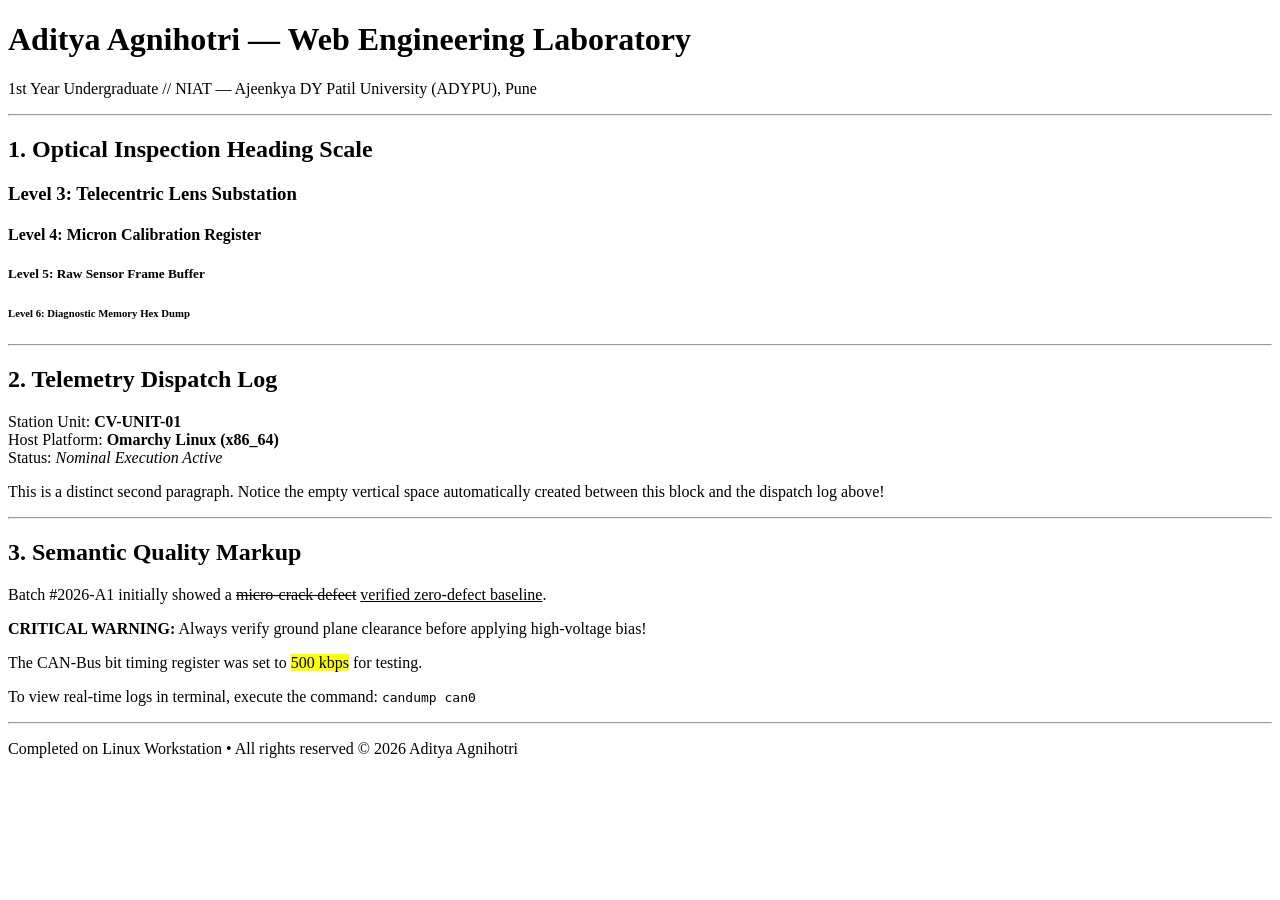
<file: Day_01/index.html>
<!DOCTYPE html>
<html lang="en">

<head>
  <!-- Metadata: Invisible to user, critical for browser and search engines -->
  <meta charset="UTF-8">
  <meta name="viewport" content="width=device-width, initial-scale=1.0">
  <title>Day 01 — Skeleton & Text Hierarchy | Aditya</title>
</head>

<body>

  <!-- ================================================================
       EXERCISE 1: DOCUMENT SKELETON & PRIMARY HEADING
       Rule: Only ONE <h1> tag per HTML document for valid SEO and a11y!
       ================================================================ -->
  <header>
    <h1>Aditya Agnihotri — Web Engineering Laboratory</h1>
    <p>1st Year Undergraduate // NIAT — Ajeenkya DY Patil University (ADYPU), Pune</p>
  </header>

  <hr>

  <!-- ================================================================
       EXERCISE 2: HEADING HIERARCHY (<h1> down to <h6>)
       Task: Observe how heading tags establish visual and semantic hierarchy.
       ================================================================ -->
  <section>
    <h2>1. Optical Inspection Heading Scale</h2>
    <h3>Level 3: Telecentric Lens Substation</h3>
    <h4>Level 4: Micron Calibration Register</h4>
    <h5>Level 5: Raw Sensor Frame Buffer</h5>
    <h6>Level 6: Diagnostic Memory Hex Dump</h6>
  </section>

  <hr>

  <!-- ================================================================
       EXERCISE 3: PARAGRAPHS & LINE BREAKS (<p> vs <br>)
       Task: Notice how <p> creates automatic top/bottom margins,
             while <br> forces a line wrap without creating a new block.
       ================================================================ -->
  <section>
    <h2>2. Telemetry Dispatch Log</h2>
    <p>
      Station Unit: <strong>CV-UNIT-01</strong><br>
      Host Platform: <strong>Omarchy Linux (x86_64)</strong><br>
      Status: <em>Nominal Execution Active</em>
    </p>

    <p>
      This is a distinct second paragraph. Notice the empty vertical space 
      automatically created between this block and the dispatch log above!
    </p>
  </section>

  <hr>

  <!-- ================================================================
       EXERCISE 4: SEMANTIC FORMATTING vs VISUAL STYLING (EXAM FAVORITE)
       Task: Compare presentational tags with meaningful semantic tags.
       ================================================================ -->
  <section>
    <h2>3. Semantic Quality Markup</h2>
    <p>
      Batch #2026-A1 initially showed a 
      <del>micro-crack defect</del> <ins>verified zero-defect baseline</ins>.
    </p>
    <p>
      <strong>CRITICAL WARNING:</strong> Always verify ground plane clearance 
      before applying high-voltage bias!
    </p>
    <p>
      The CAN-Bus bit timing register was set to <mark>500 kbps</mark> for testing.
    </p>
    <p>
      To view real-time logs in terminal, execute the command: <code>candump can0</code>
    </p>
  </section>

  <hr>

  <!-- ================================================================
       EXERCISE 5: SELF-CLOSING / VOID TAGS
       Void elements have no content and no closing tags (e.g. <hr>, <br>).
       ================================================================ -->
  <footer>
    <p>Completed on Linux Workstation • All rights reserved &copy; 2026 Aditya Agnihotri</p>
  </footer>

</body>

</html>
</file>
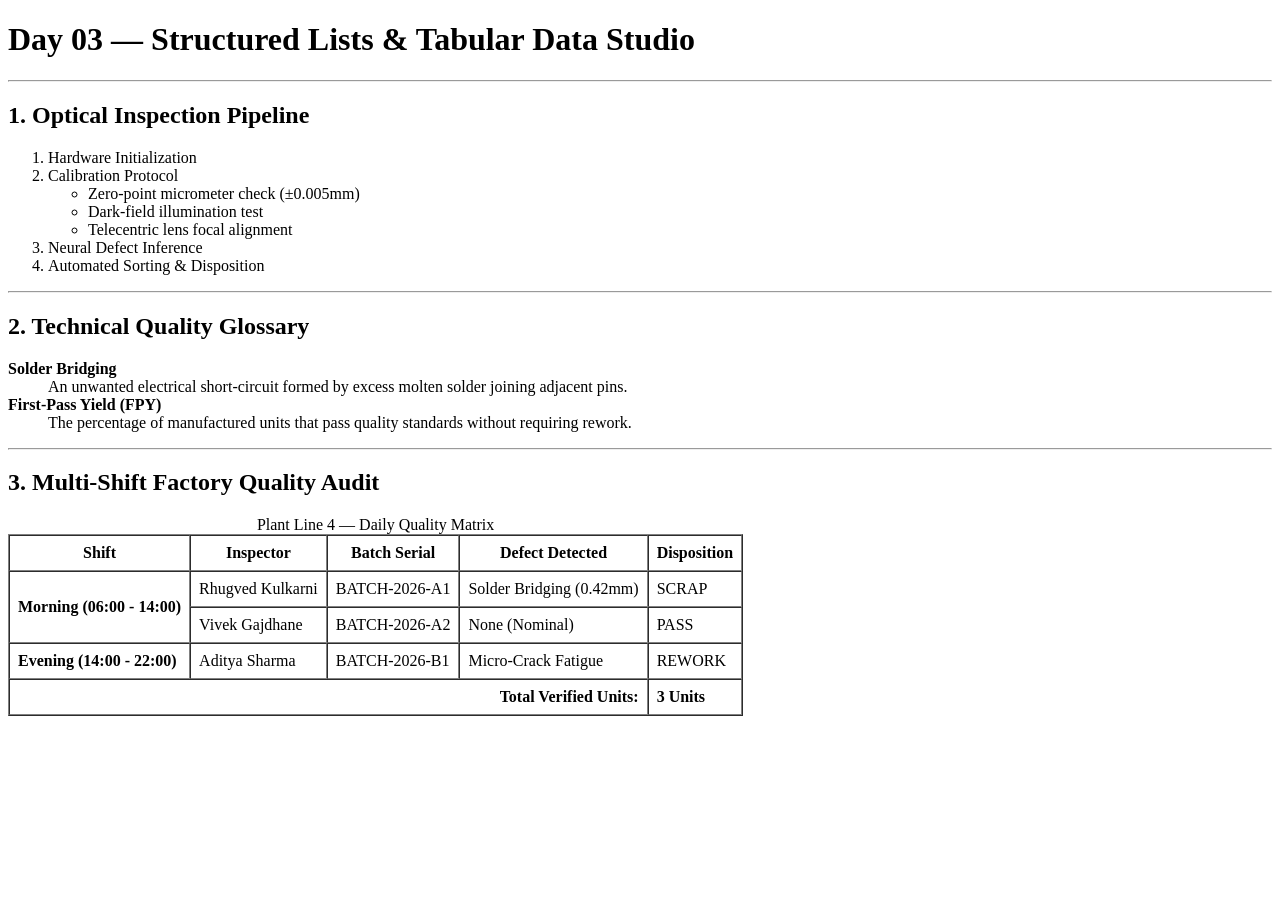
<file: Day_03/index.html>
<!DOCTYPE html>
<html lang="en">

<head>
  <meta charset="UTF-8">
  <meta name="viewport" content="width=device-width, initial-scale=1.0">
  <title>Day 03 — Lists & Complex Tables | Aditya</title>
</head>

<body>

  <h1>Day 03 — Structured Lists & Tabular Data Studio</h1>
  <hr>

  <!-- ================================================================
       EXERCISE 1: UNORDERED & ORDERED NESTED LIST
       Task: Create an ordered list of inspection stages with nested
             bullet points under Stage 2!
       ================================================================ -->
  <section>
    <h2>1. Optical Inspection Pipeline</h2>
    <ol>
      <li>Hardware Initialization</li>
      <li>
        Calibration Protocol
        <!-- NESTED UNORDERED LIST: -->
        <ul>
          <li>Zero-point micrometer check (±0.005mm)</li>
          <li>Dark-field illumination test</li>
          <li>Telecentric lens focal alignment</li>
        </ul>
      </li>
      <li>Neural Defect Inference</li>
      <li>Automated Sorting & Disposition</li>
    </ol>
  </section>

  <hr>

  <!-- ================================================================
       EXERCISE 2: DESCRIPTION LIST (<dl>, <dt>, <dd>)
       Task: Create a technical glossary of 2 terms.
       ================================================================ -->
  <section>
    <h2>2. Technical Quality Glossary</h2>
    <dl>
      <dt><strong>Solder Bridging</strong></dt>
      <dd>An unwanted electrical short-circuit formed by excess molten solder joining adjacent pins.</dd>

      <dt><strong>First-Pass Yield (FPY)</strong></dt>
      <dd>The percentage of manufactured units that pass quality standards without requiring rework.</dd>
    </dl>
  </section>

  <hr>

  <!-- ================================================================
       EXERCISE 3: COMPLEX TABLE WITH COLSPAN & ROWSPAN (EXAM CHALLENGE)
       Task: Complete this table to represent a multi-shift factory log!
       ================================================================ -->
  <section>
    <h2>3. Multi-Shift Factory Quality Audit</h2>

    <table border="1" cellpadding="8" cellspacing="0">
      <caption>Plant Line 4 — Daily Quality Matrix</caption>
      <thead>
        <tr>
          <th>Shift</th>
          <th>Inspector</th>
          <th>Batch Serial</th>
          <th>Defect Detected</th>
          <th>Disposition</th>
        </tr>
      </thead>
      <tbody>
        <!-- Shift 1 with rowspan=2 (Spans 2 rows down!) -->
        <tr>
          <td rowspan="2"><strong>Morning (06:00 - 14:00)</strong></td>
          <td>Rhugved Kulkarni</td>
          <td>BATCH-2026-A1</td>
          <td>Solder Bridging (0.42mm)</td>
          <td>SCRAP</td>
        </tr>
        <tr>
          <!-- Notice: Shift column is omitted here because row 1 spans into it! -->
          <td>Vivek Gajdhane</td>
          <td>BATCH-2026-A2</td>
          <td>None (Nominal)</td>
          <td>PASS</td>
        </tr>

        <!-- Shift 2 -->
        <tr>
          <td><strong>Evening (14:00 - 22:00)</strong></td>
          <td>Aditya Sharma</td>
          <td>BATCH-2026-B1</td>
          <td>Micro-Crack Fatigue</td>
          <td>REWORK</td>
        </tr>
      </tbody>
      <tfoot>
        <tr>
          <!-- Colspan=4 merges 4 columns horizontally! -->
          <td colspan="4" align="right"><strong>Total Verified Units:</strong></td>
          <td><strong>3 Units</strong></td>
        </tr>
      </tfoot>
    </table>
  </section>

</body>

</html>
</file>
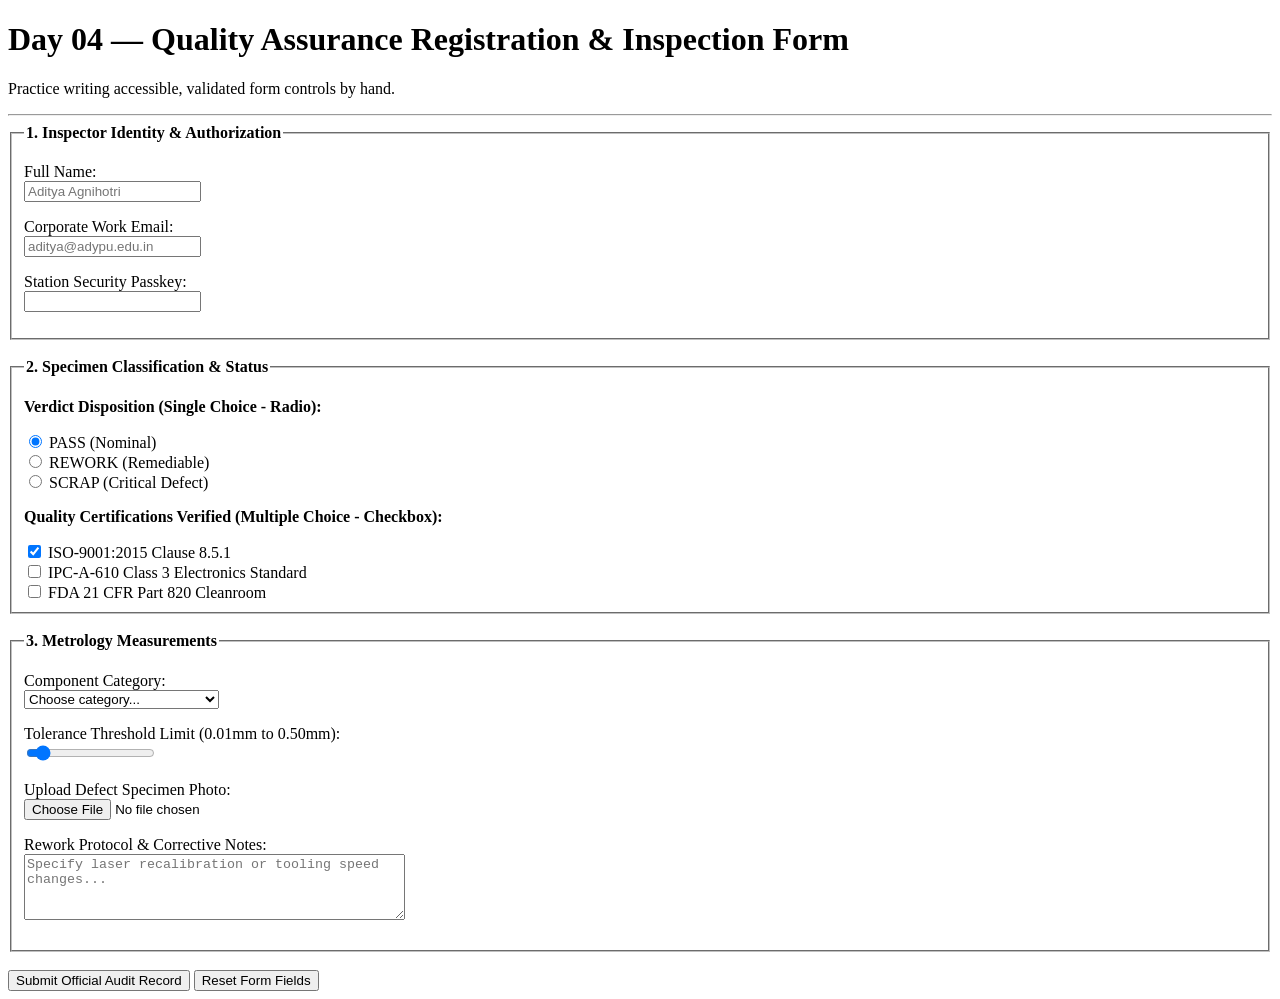
<file: Day_04/index.html>
<!DOCTYPE html>
<html lang="en">

<head>
  <meta charset="UTF-8">
  <meta name="viewport" content="width=device-width, initial-scale=1.0">
  <title>Day 04 — Forms & Inputs Studio | Aditya</title>
</head>

<body>

  <h1>Day 04 — Quality Assurance Registration & Inspection Form</h1>
  <p>Practice writing accessible, validated form controls by hand.</p>
  <hr>

  <!-- FORM WRAPPER: Method POST for secure data dispatch -->
  <form action="#" method="POST">

    <!-- 1. TEXT INPUTS & VALIDATION -->
    <fieldset>
      <legend><strong>1. Inspector Identity & Authorization</strong></legend>
      <p>
        <label for="full-name">Full Name:</label><br>
        <input type="text" id="full-name" name="inspector_name" placeholder="Aditya Agnihotri" required minlength="3">
      </p>

      <p>
        <label for="work-email">Corporate Work Email:</label><br>
        <input type="email" id="work-email" name="email" placeholder="aditya@adypu.edu.in" required>
      </p>

      <p>
        <label for="passkey">Station Security Passkey:</label><br>
        <input type="password" id="passkey" name="password" minlength="6" required>
      </p>
    </fieldset>

    <br>

    <!-- 2. RADIO BUTTONS & CHECKBOXES -->
    <fieldset>
      <legend><strong>2. Specimen Classification & Status</strong></legend>

      <p><strong>Verdict Disposition (Single Choice - Radio):</strong></p>
      <!-- All radio inputs share the name 'verdict' so only ONE can be checked! -->
      <label>
        <input type="radio" name="verdict" value="PASS" checked> PASS (Nominal)
      </label><br>
      <label>
        <input type="radio" name="verdict" value="REWORK"> REWORK (Remediable)
      </label><br>
      <label>
        <input type="radio" name="verdict" value="SCRAP"> SCRAP (Critical Defect)
      </label>

      <p><strong>Quality Certifications Verified (Multiple Choice - Checkbox):</strong></p>
      <label>
        <input type="checkbox" name="certs" value="ISO-9001" checked> ISO-9001:2015 Clause 8.5.1
      </label><br>
      <label>
        <input type="checkbox" name="certs" value="IPC-A-610"> IPC-A-610 Class 3 Electronics Standard
      </label><br>
      <label>
        <input type="checkbox" name="certs" value="FDA-GMP"> FDA 21 CFR Part 820 Cleanroom
      </label>
    </fieldset>

    <br>

    <!-- 3. DROPDOWNS, NUMBERS & RANGE -->
    <fieldset>
      <legend><strong>3. Metrology Measurements</strong></legend>

      <p>
        <label for="component-type">Component Category:</label><br>
        <select id="component-type" name="category" required>
          <option value="" disabled selected>Choose category...</option>
          <option value="pcb">Printed Circuit Board (SMT)</option>
          <option value="wafer">Silicon Semiconductor Wafer</option>
          <option value="stamping">Automotive Stamped Bracket</option>
        </select>
      </p>

      <p>
        <label for="tolerance-slider">Tolerance Threshold Limit (0.01mm to 0.50mm):</label><br>
        <input type="range" id="tolerance-slider" name="tolerance_limit" min="0.01" max="0.50" step="0.01" value="0.05">
      </p>

      <p>
        <label for="sample-image">Upload Defect Specimen Photo:</label><br>
        <input type="file" id="sample-image" name="specimen_file" accept="image/*">
      </p>

      <p>
        <label for="notes">Rework Protocol & Corrective Notes:</label><br>
        <textarea id="notes" name="notes" rows="4" cols="45" placeholder="Specify laser recalibration or tooling speed changes..."></textarea>
      </p>
    </fieldset>

    <br>

    <!-- 4. SUBMIT AND RESET BUTTONS -->
    <button type="submit">Submit Official Audit Record</button>
    <button type="reset">Reset Form Fields</button>

  </form>

</body>

</html>
</file>
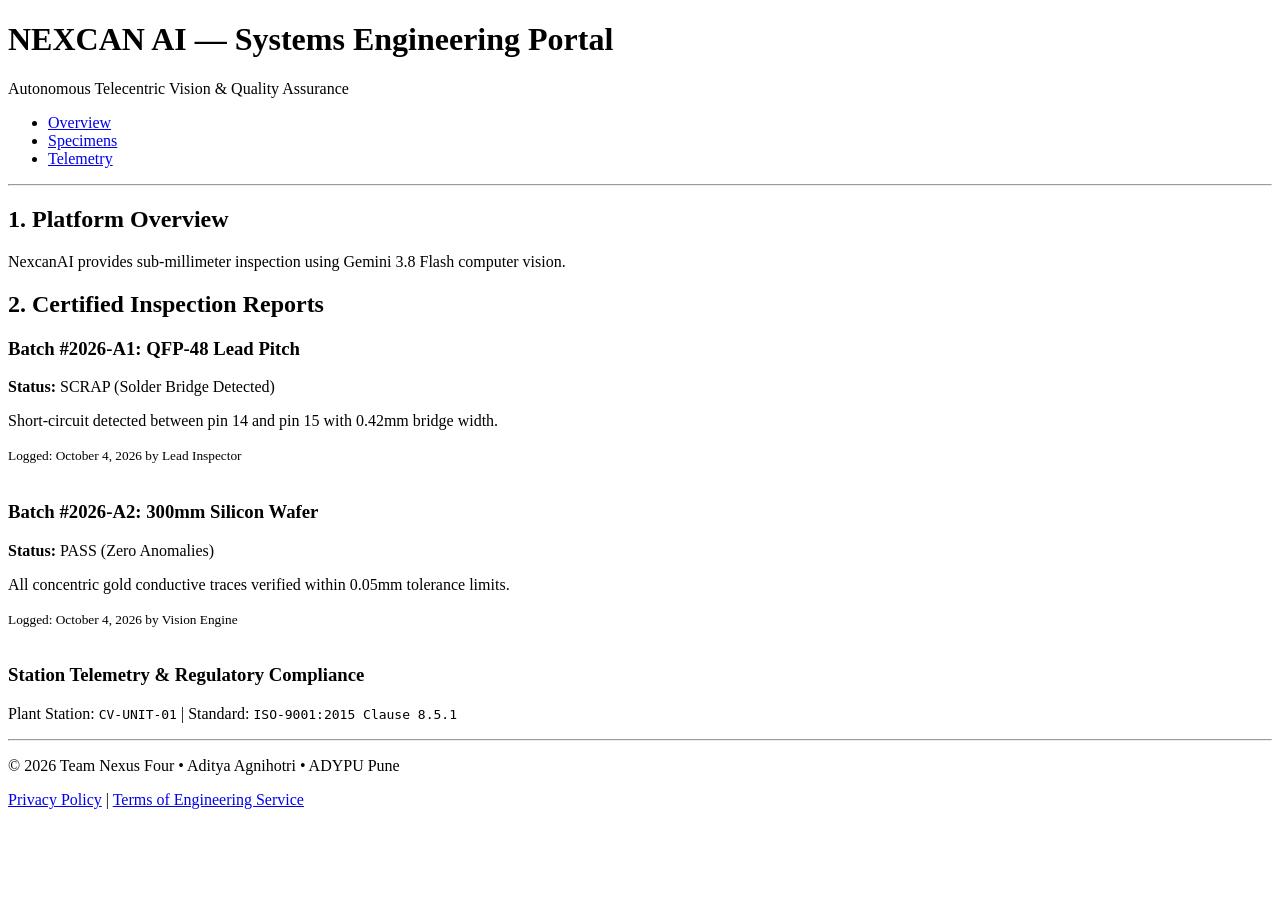
<file: Day_05/index.html>
<!DOCTYPE html>
<html lang="en">

<head>
  <meta charset="UTF-8">
  <meta name="viewport" content="width=device-width, initial-scale=1.0">
  <title>Day 05 — Semantic Architecture Blueprint | Aditya</title>
</head>

<body>

  <!-- ================================================================
       1. SEMANTIC HEADER & PRIMARY NAVIGATION
       ================================================================ -->
  <header>
    <h1>NEXCAN AI — Systems Engineering Portal</h1>
    <p>Autonomous Telecentric Vision & Quality Assurance</p>
    <nav>
      <ul>
        <li><a href="#overview">Overview</a></li>
        <li><a href="#specimens">Specimens</a></li>
        <li><a href="#telemetry">Telemetry</a></li>
      </ul>
    </nav>
  </header>

  <hr>

  <!-- ================================================================
       2. PRIMARY DOCUMENT CONTENT (<main>)
       Rule: Only ONE <main> element allowed per HTML document!
       ================================================================ -->
  <main>

    <!-- SECTION: Thematic grouping of features -->
    <section id="overview">
      <h2>1. Platform Overview</h2>
      <p>
        NexcanAI provides sub-millimeter inspection using 
        <span>Gemini 3.8 Flash</span> computer vision.
      </p>
    </section>

    <!-- SECTION: Contains self-contained <article> cards -->
    <section id="specimens">
      <h2>2. Certified Inspection Reports</h2>

      <!-- ARTICLE 1: Standalone report card -->
      <article>
        <h3>Batch #2026-A1: QFP-48 Lead Pitch</h3>
        <p><strong>Status:</strong> SCRAP (Solder Bridge Detected)</p>
        <p>Short-circuit detected between pin 14 and pin 15 with 0.42mm bridge width.</p>
        <small>Logged: October 4, 2026 by Lead Inspector</small>
      </article>

      <br>

      <!-- ARTICLE 2: Standalone report card -->
      <article>
        <h3>Batch #2026-A2: 300mm Silicon Wafer</h3>
        <p><strong>Status:</strong> PASS (Zero Anomalies)</p>
        <p>All concentric gold conductive traces verified within 0.05mm tolerance limits.</p>
        <small>Logged: October 4, 2026 by Vision Engine</small>
      </article>
    </section>

    <br>

    <!-- ASIDE: Secondary / Tangential Sidebar Content -->
    <aside id="telemetry">
      <h3>Station Telemetry & Regulatory Compliance</h3>
      <p>
        Plant Station: <code>CV-UNIT-01</code> | 
        Standard: <code>ISO-9001:2015 Clause 8.5.1</code>
      </p>
    </aside>

  </main>

  <hr>

  <!-- ================================================================
       3. DOCUMENT FOOTER
       ================================================================ -->
  <footer>
    <p>&copy; 2026 Team Nexus Four • Aditya Agnihotri • ADYPU Pune</p>
    <p><a href="#">Privacy Policy</a> | <a href="#">Terms of Engineering Service</a></p>
  </footer>

</body>

</html>
</file>
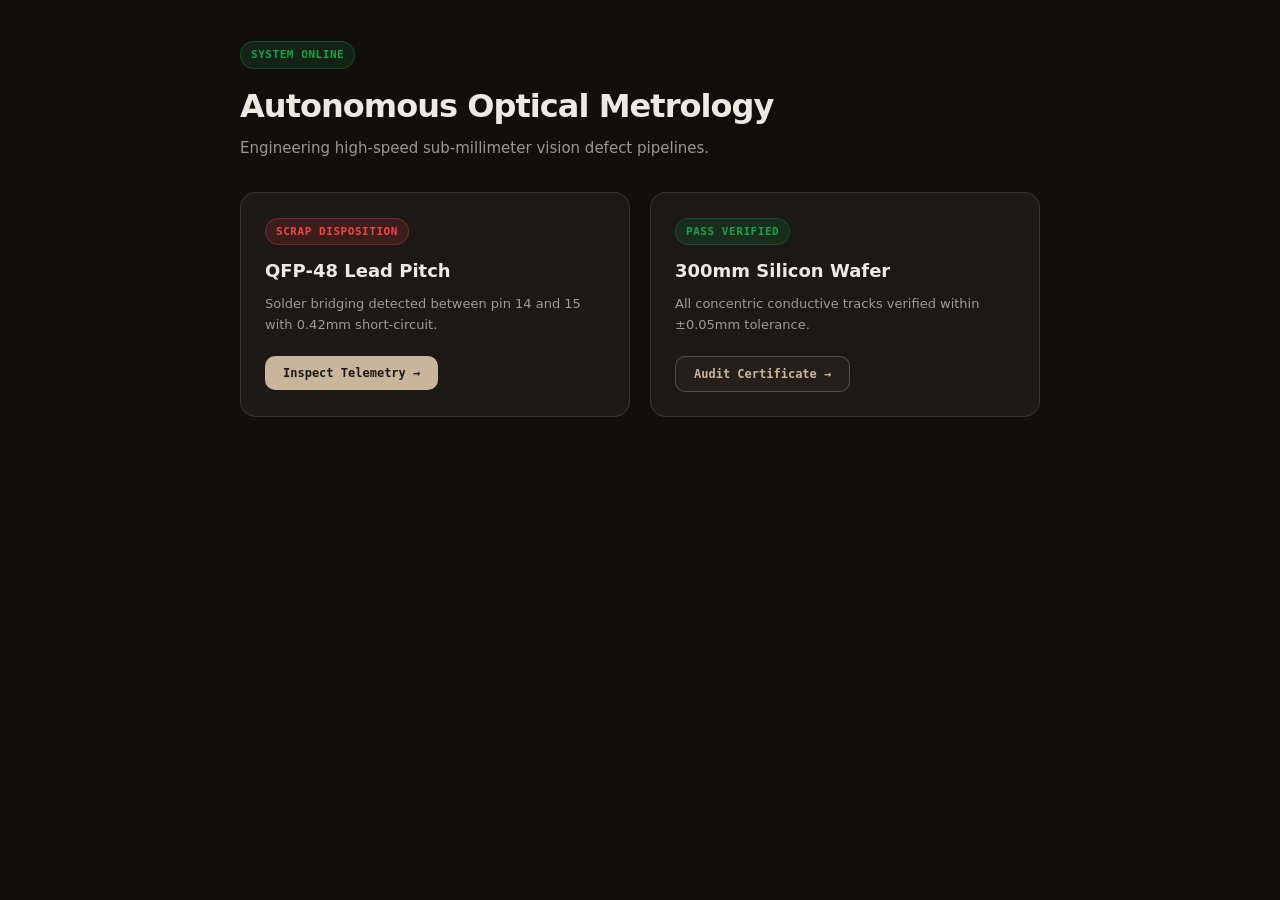
<file: Day_06/index.html>
<!DOCTYPE html>
<html lang="en">

<head>
  <meta charset="UTF-8">
  <meta name="viewport" content="width=device-width, initial-scale=1.0">
  <title>Day 06 — CSS Selectors & Typography Studio | Aditya</title>
  <!-- Link external stylesheet -->
  <link rel="stylesheet" href="style.css">
</head>

<body>

  <main class="page-container">

    <header class="header">
      <span class="badge badge-emerald">SYSTEM ONLINE</span>
      <h1 class="title">Autonomous Optical Metrology</h1>
      <p class="subtitle">
        Engineering high-speed sub-millimeter vision defect pipelines.
      </p>
    </header>

    <section class="card-grid">

      <!-- Specimen Card 1 -->
      <article class="card">
        <span class="badge badge-copper">SCRAP DISPOSITION</span>
        <h2 class="card-title">QFP-48 Lead Pitch</h2>
        <p class="card-text">
          Solder bridging detected between pin 14 and 15 with 0.42mm short-circuit.
        </p>
        <button class="btn btn-primary">Inspect Telemetry &rarr;</button>
      </article>

      <!-- Specimen Card 2 -->
      <article class="card">
        <span class="badge badge-emerald">PASS VERIFIED</span>
        <h2 class="card-title">300mm Silicon Wafer</h2>
        <p class="card-text">
          All concentric conductive tracks verified within ±0.05mm tolerance.
        </p>
        <button class="btn btn-secondary">Audit Certificate &rarr;</button>
      </article>

    </section>

  </main>

</body>

</html>
</file>
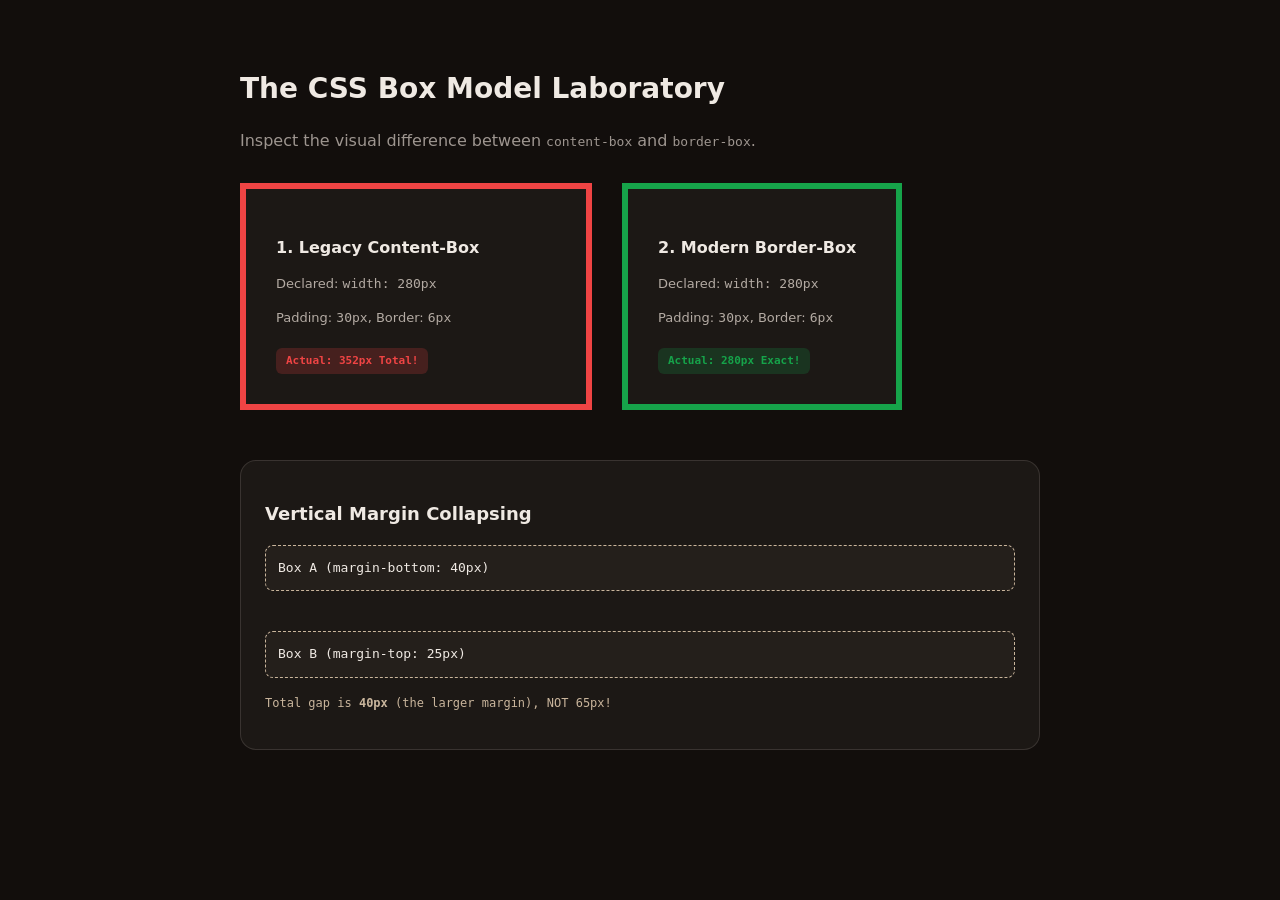
<file: Day_07/index.html>
<!DOCTYPE html>
<html lang="en">

<head>
  <meta charset="UTF-8">
  <meta name="viewport" content="width=device-width, initial-scale=1.0">
  <title>Day 07 — The Box Model Laboratory | Aditya</title>
  <link rel="stylesheet" href="style.css">
</head>

<body>

  <main class="container">
    <h1>The CSS Box Model Laboratory</h1>
    <p class="desc">
      Inspect the visual difference between <code>content-box</code> and <code>border-box</code>.
    </p>

    <!-- SIDE-BY-SIDE BOX COMPARISON -->
    <div class="comparison-grid">

      <!-- BOX 1: Legacy content-box (Inflates beyond declared width!) -->
      <div class="box-card content-box-card">
        <h3>1. Legacy Content-Box</h3>
        <p>Declared: <code>width: 280px</code></p>
        <p>Padding: <code>30px</code>, Border: <code>6px</code></p>
        <div class="badge badge-warning">Actual: 352px Total!</div>
      </div>

      <!-- BOX 2: Modern border-box (Maintains exact declared width!) -->
      <div class="box-card border-box-card">
        <h3>2. Modern Border-Box</h3>
        <p>Declared: <code>width: 280px</code></p>
        <p>Padding: <code>30px</code>, Border: <code>6px</code></p>
        <div class="badge badge-success">Actual: 280px Exact!</div>
      </div>

    </div>

    <!-- MARGIN COLLAPSING DEMO -->
    <section class="margin-demo-section">
      <h2>Vertical Margin Collapsing</h2>
      <div class="collapsing-box box-a">
        Box A (margin-bottom: 40px)
      </div>
      <div class="collapsing-box box-b">
        Box B (margin-top: 25px)
      </div>
      <p class="collapsing-note">
        Total gap is <strong>40px</strong> (the larger margin), NOT 65px!
      </p>
    </section>

  </main>

</body>

</html>
</file>
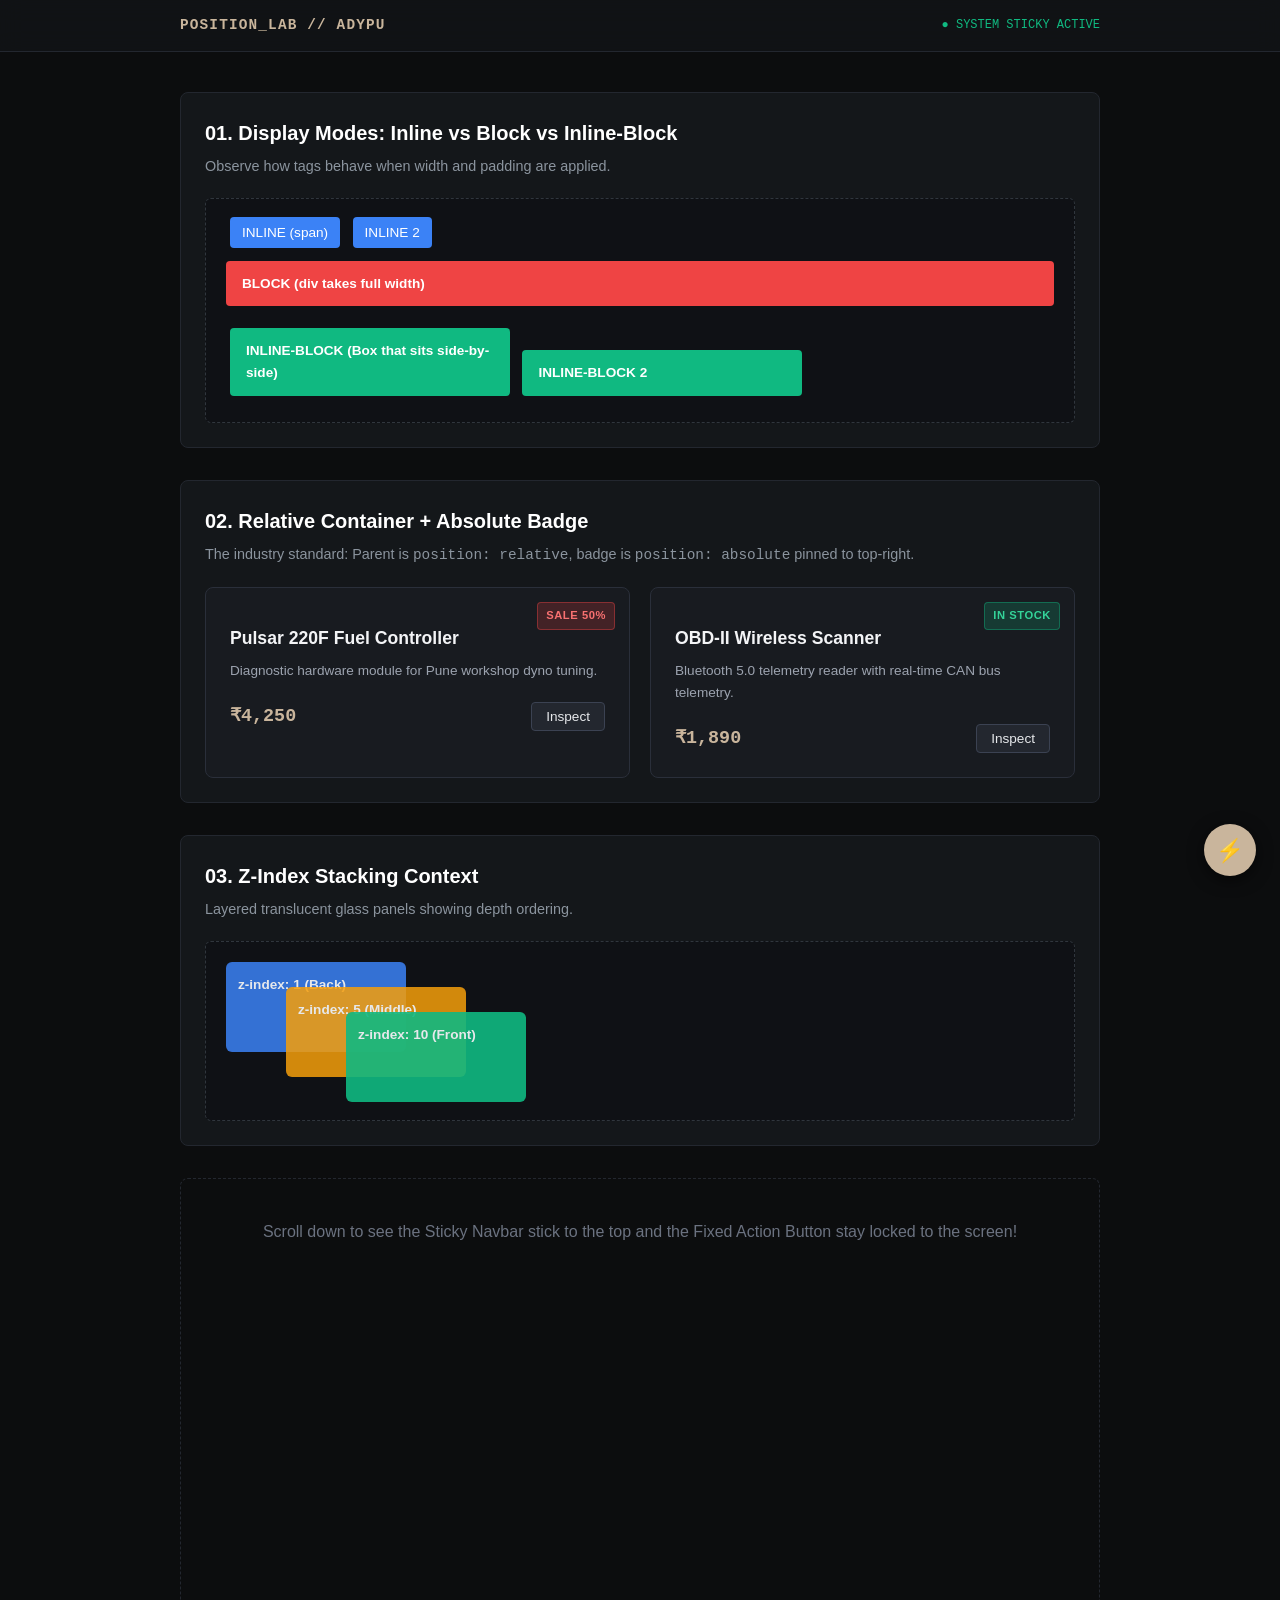
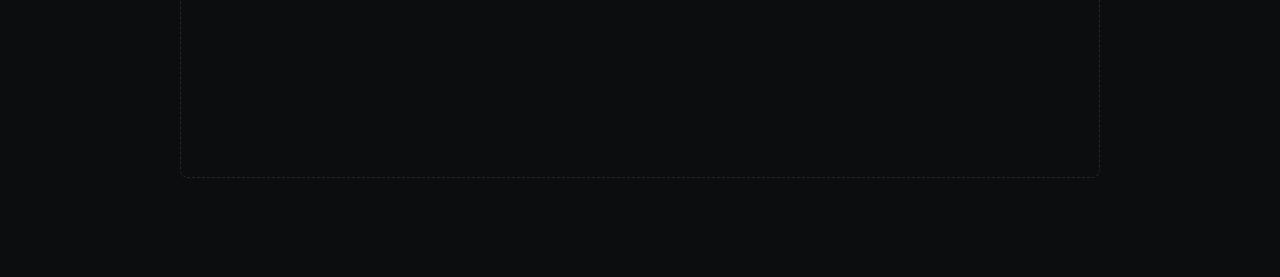
<file: Day_08/index.html>
<!DOCTYPE html>
<html lang="en">
<head>
  <meta charset="UTF-8">
  <meta name="viewport" content="width=device-width, initial-scale=1.0">
  <title>Day 08 — Display & Positioning Laboratory</title>
  <link rel="stylesheet" href="style.css">
</head>
<body>

  <!-- 1. STICKY TOP BAR -->
  <header class="sticky-nav">
    <div class="nav-content">
      <span class="logo">POSITION_LAB // ADYPU</span>
      <span class="status-indicator">● SYSTEM STICKY ACTIVE</span>
    </div>
  </header>

  <main class="page-container">

    <!-- 2. DISPLAY COMPARISON LAB -->
    <section class="lab-section">
      <h2 class="section-title">01. Display Modes: Inline vs Block vs Inline-Block</h2>
      <p class="section-desc">Observe how tags behave when width and padding are applied.</p>

      <div class="display-demo">
        <span class="demo-inline">INLINE (span)</span>
        <span class="demo-inline">INLINE 2</span>
        <div class="demo-block">BLOCK (div takes full width)</div>
        <span class="demo-inline-block">INLINE-BLOCK (Box that sits side-by-side)</span>
        <span class="demo-inline-block">INLINE-BLOCK 2</span>
      </div>
    </section>

    <!-- 3. RELATIVE + ABSOLUTE PAIRING LAB -->
    <section class="lab-section">
      <h2 class="section-title">02. Relative Container + Absolute Badge</h2>
      <p class="section-desc">The industry standard: Parent is <code>position: relative</code>, badge is <code>position: absolute</code> pinned to top-right.</p>

      <div class="cards-grid">
        <article class="card">
          <span class="badge badge-pulse">SALE 50%</span>
          <h3 class="card-title">Pulsar 220F Fuel Controller</h3>
          <p class="card-meta">Diagnostic hardware module for Pune workshop dyno tuning.</p>
          <div class="card-footer">
            <span class="price">₹4,250</span>
            <button class="btn">Inspect</button>
          </div>
        </article>

        <article class="card">
          <span class="badge badge-neutral">IN STOCK</span>
          <h3 class="card-title">OBD-II Wireless Scanner</h3>
          <p class="card-meta">Bluetooth 5.0 telemetry reader with real-time CAN bus telemetry.</p>
          <div class="card-footer">
            <span class="price">₹1,890</span>
            <button class="btn">Inspect</button>
          </div>
        </article>
      </div>
    </section>

    <!-- 4. Z-INDEX OVERLAP LAB -->
    <section class="lab-section">
      <h2 class="section-title">03. Z-Index Stacking Context</h2>
      <p class="section-desc">Layered translucent glass panels showing depth ordering.</p>

      <div class="stack-container">
        <div class="stack-box box-1">z-index: 1 (Back)</div>
        <div class="stack-box box-2">z-index: 5 (Middle)</div>
        <div class="stack-box box-3">z-index: 10 (Front)</div>
      </div>
    </section>

    <!-- Spacer to demonstrate scrolling and sticky nav -->
    <div class="scroll-spacer">
      <p>Scroll down to see the Sticky Navbar stick to the top and the Fixed Action Button stay locked to the screen!</p>
    </div>

  </main>

  <!-- 5. FIXED FLOATING ACTION BUTTON -->
  <aside class="floating-action">
    <button class="fab-btn" title="Quick Support">⚡</button>
  </aside>

</body>
</html>
</file>
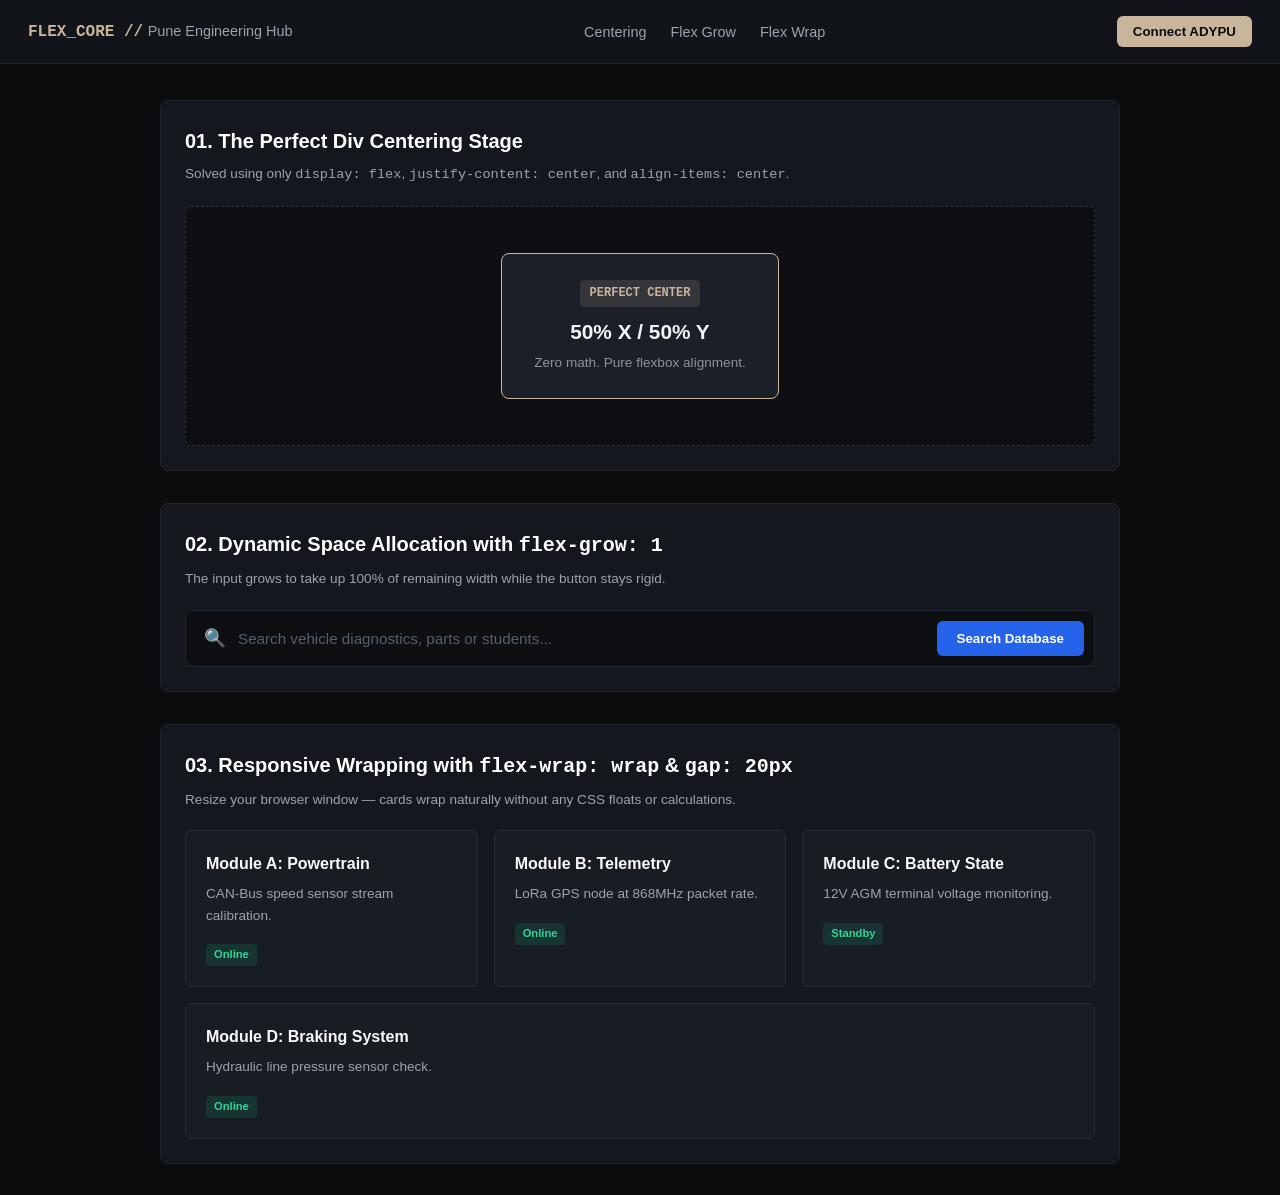
<file: Day_09/index.html>
<!DOCTYPE html>
<html lang="en">
<head>
  <meta charset="UTF-8">
  <meta name="viewport" content="width=device-width, initial-scale=1.0">
  <title>Day 09 — Modern CSS Flexbox Mastery</title>
  <link rel="stylesheet" href="style.css">
</head>
<body>

  <!-- 1. FLEX NAVBAR (space-between + align-items: center) -->
  <nav class="flex-navbar">
    <div class="brand">
      <span class="brand-code">FLEX_CORE //</span>
      <span class="brand-name"> Pune Engineering Hub</span>
    </div>
    <ul class="nav-links">
      <li><a href="#centering" class="nav-item">Centering</a></li>
      <li><a href="#search-bar" class="nav-item">Flex Grow</a></li>
      <li><a href="#card-wrap" class="nav-item">Flex Wrap</a></li>
    </ul>
    <div class="nav-cta">
      <button class="btn-primary">Connect ADYPU</button>
    </div>
  </nav>

  <main class="page-container">

    <!-- 2. THE LEGENDARY CENTERING LAB -->
    <section id="centering" class="lab-card">
      <h2 class="lab-title">01. The Perfect Div Centering Stage</h2>
      <p class="lab-subtitle">Solved using only <code>display: flex</code>, <code>justify-content: center</code>, and <code>align-items: center</code>.</p>
      
      <div class="centering-stage">
        <div class="centered-box">
          <span class="badge">PERFECT CENTER</span>
          <h3>50% X / 50% Y</h3>
          <p>Zero math. Pure flexbox alignment.</p>
        </div>
      </div>
    </section>

    <!-- 3. FLEX GROW IN ACTION: DYNAMIC SEARCH BAR -->
    <section id="search-bar" class="lab-card">
      <h2 class="lab-title">02. Dynamic Space Allocation with <code>flex-grow: 1</code></h2>
      <p class="lab-subtitle">The input grows to take up 100% of remaining width while the button stays rigid.</p>

      <div class="flex-search-group">
        <span class="search-icon">🔍</span>
        <input type="text" class="search-input" placeholder="Search vehicle diagnostics, parts or students...">
        <button class="btn-search">Search Database</button>
      </div>
    </section>

    <!-- 4. FLEX WRAP & GAP LAB -->
    <section id="card-wrap" class="lab-card">
      <h2 class="lab-title">03. Responsive Wrapping with <code>flex-wrap: wrap</code> & <code>gap: 20px</code></h2>
      <p class="lab-subtitle">Resize your browser window — cards wrap naturally without any CSS floats or calculations.</p>

      <div class="flex-cards-container">
        <div class="flex-card">
          <h4>Module A: Powertrain</h4>
          <p>CAN-Bus speed sensor stream calibration.</p>
          <span class="chip">Online</span>
        </div>
        <div class="flex-card">
          <h4>Module B: Telemetry</h4>
          <p>LoRa GPS node at 868MHz packet rate.</p>
          <span class="chip">Online</span>
        </div>
        <div class="flex-card">
          <h4>Module C: Battery State</h4>
          <p>12V AGM terminal voltage monitoring.</p>
          <span class="chip">Standby</span>
        </div>
        <div class="flex-card">
          <h4>Module D: Braking System</h4>
          <p>Hydraulic line pressure sensor check.</p>
          <span class="chip">Online</span>
        </div>
      </div>
    </section>

  </main>

</body>
</html>
</file>
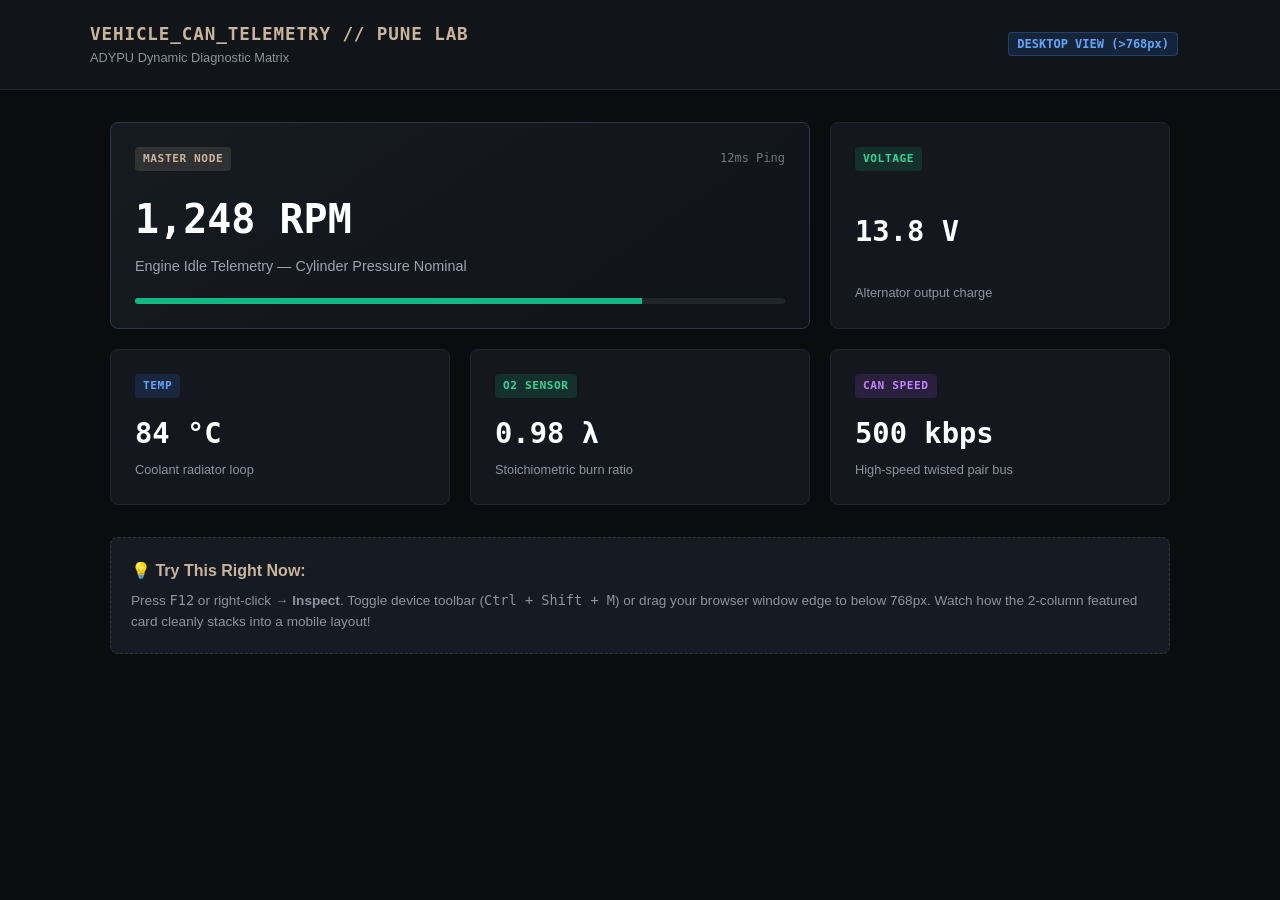
<file: Day_10/index.html>
<!DOCTYPE html>
<html lang="en">
<head>
  <meta charset="UTF-8">
  <meta name="viewport" content="width=device-width, initial-scale=1.0">
  <title>Day 10 — CSS Grid & Responsive Telemetry Dashboard</title>
  <link rel="stylesheet" href="style.css">
</head>
<body>

  <!-- TOP HEADER -->
  <header class="dashboard-header">
    <div class="header-inner">
      <div>
        <h1 class="header-title">VEHICLE_CAN_TELEMETRY // PUNE LAB</h1>
        <p class="header-sub">ADYPU Dynamic Diagnostic Matrix</p>
      </div>
      <div class="breakpoint-badge">
        <span class="desktop-indicator">DESKTOP VIEW (>768px)</span>
        <span class="mobile-indicator">MOBILE VIEW (≤768px)</span>
      </div>
    </div>
  </header>

  <main class="dashboard-main">

    <!-- 2D CSS GRID SYSTEM -->
    <div class="metrics-grid">
      
      <!-- FEATURED CARD (SPANS 2 COLUMNS ON DESKTOP) -->
      <article class="grid-card card-featured">
        <div class="card-head">
          <span class="chip chip-gold">MASTER NODE</span>
          <span class="timestamp">12ms Ping</span>
        </div>
        <h2 class="featured-metric">1,248 RPM</h2>
        <p class="featured-label">Engine Idle Telemetry — Cylinder Pressure Nominal</p>
        <div class="status-bar">
          <div class="status-fill" style="width: 78%;"></div>
        </div>
      </article>

      <!-- METRIC CARD 1 -->
      <article class="grid-card">
        <span class="chip chip-green">VOLTAGE</span>
        <h3 class="metric-val">13.8 V</h3>
        <p class="metric-desc">Alternator output charge</p>
      </article>

      <!-- METRIC CARD 2 -->
      <article class="grid-card">
        <span class="chip chip-blue">TEMP</span>
        <h3 class="metric-val">84 °C</h3>
        <p class="metric-desc">Coolant radiator loop</p>
      </article>

      <!-- METRIC CARD 3 -->
      <article class="grid-card">
        <span class="chip chip-green">O2 SENSOR</span>
        <h3 class="metric-val">0.98 λ</h3>
        <p class="metric-desc">Stoichiometric burn ratio</p>
      </article>

      <!-- METRIC CARD 4 -->
      <article class="grid-card">
        <span class="chip chip-purple">CAN SPEED</span>
        <h3 class="metric-val">500 kbps</h3>
        <p class="metric-desc">High-speed twisted pair bus</p>
      </article>

    </div>

    <!-- RESPONSIVE DEMO INSTRUCTIONS -->
    <section class="instructions-banner">
      <h3>💡 Try This Right Now:</h3>
      <p>Press <code>F12</code> or right-click → <strong>Inspect</strong>. Toggle device toolbar (<code>Ctrl + Shift + M</code>) or drag your browser window edge to below 768px. Watch how the 2-column featured card cleanly stacks into a mobile layout!</p>
    </section>

  </main>

</body>
</html>
</file>
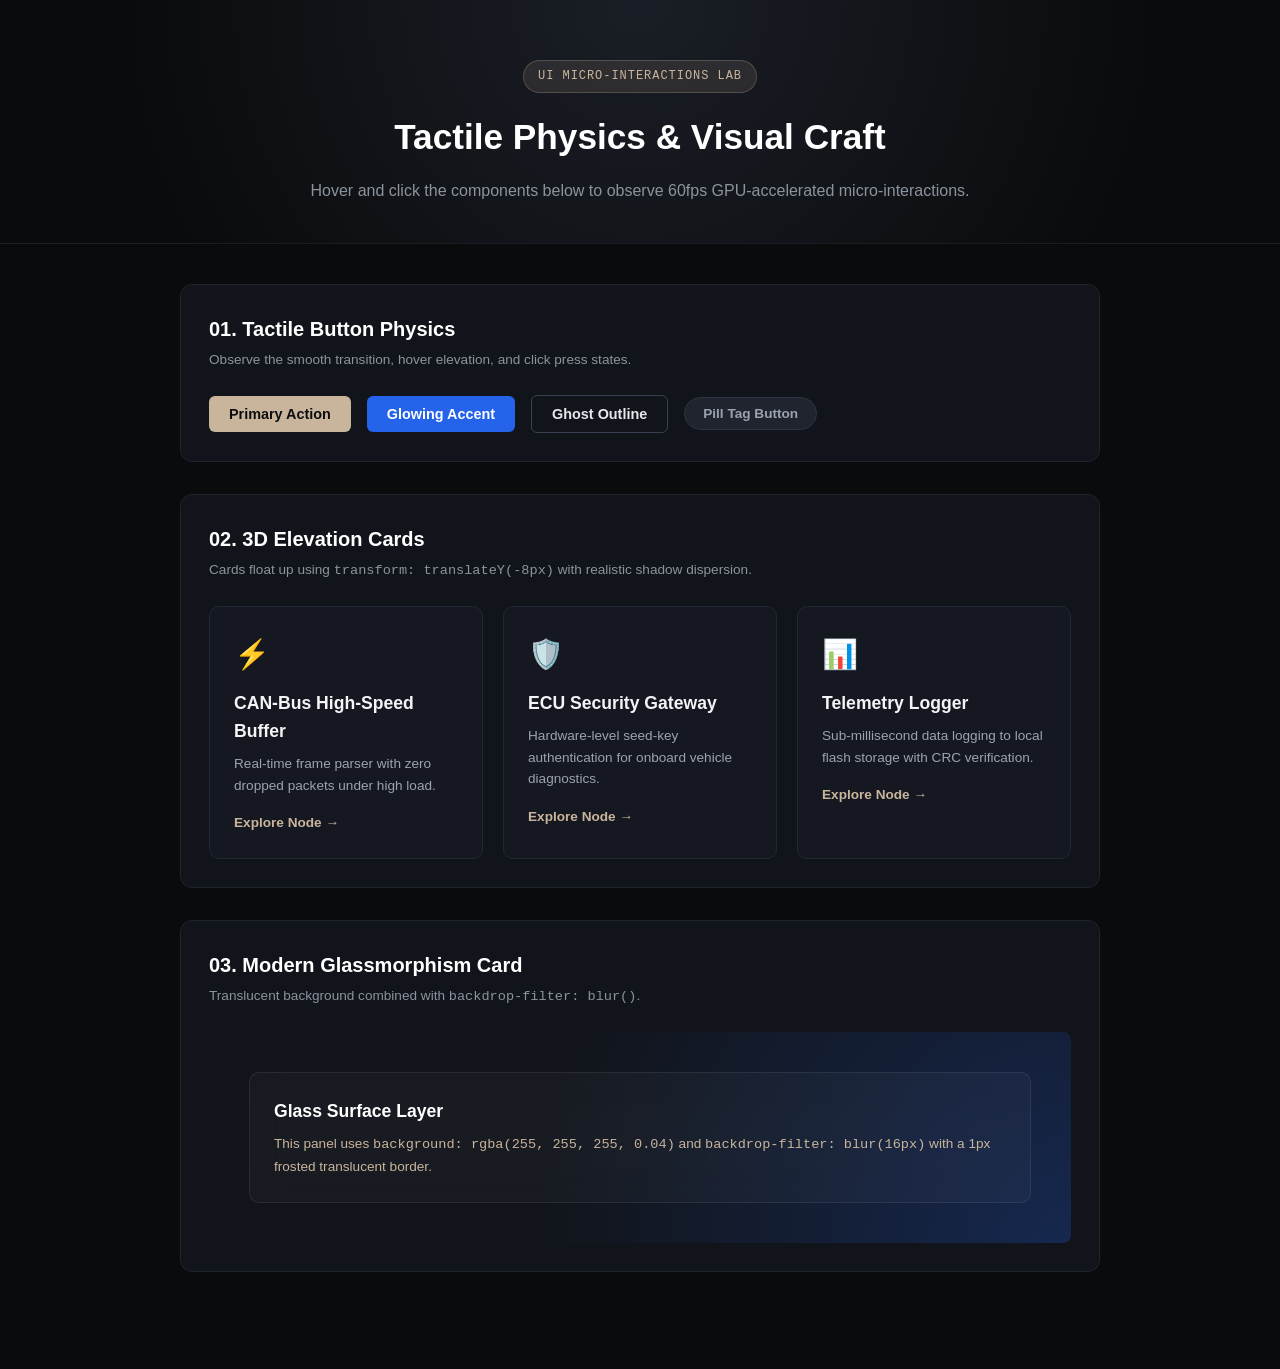
<file: Day_11/index.html>
<!DOCTYPE html>
<html lang="en">
<head>
  <meta charset="UTF-8">
  <meta name="viewport" content="width=device-width, initial-scale=1.0">
  <title>Day 11 — Visual Polish & Micro-Interactions Showcase</title>
  <link rel="stylesheet" href="style.css">
</head>
<body>

  <header class="header">
    <div class="header-inner">
      <span class="badge-pill">UI MICRO-INTERACTIONS LAB</span>
      <h1>Tactile Physics & Visual Craft</h1>
      <p>Hover and click the components below to observe 60fps GPU-accelerated micro-interactions.</p>
    </div>
  </header>

  <main class="page-container">

    <!-- 1. INTERACTIVE BUTTON GALLERY -->
    <section class="section">
      <h2 class="section-title">01. Tactile Button Physics</h2>
      <p class="section-desc">Observe the smooth transition, hover elevation, and click press states.</p>

      <div class="button-row">
        <button class="btn btn-primary">Primary Action</button>
        <button class="btn btn-glow">Glowing Accent</button>
        <button class="btn btn-outline">Ghost Outline</button>
        <button class="btn-pill">Pill Tag Button</button>
      </div>
    </section>

    <!-- 2. ELEVATING CARDS -->
    <section class="section">
      <h2 class="section-title">02. 3D Elevation Cards</h2>
      <p class="section-desc">Cards float up using <code>transform: translateY(-8px)</code> with realistic shadow dispersion.</p>

      <div class="card-grid">
        <article class="interactive-card">
          <div class="card-icon">⚡</div>
          <h3>CAN-Bus High-Speed Buffer</h3>
          <p>Real-time frame parser with zero dropped packets under high load.</p>
          <div class="card-action">Explore Node →</div>
        </article>

        <article class="interactive-card">
          <div class="card-icon">🛡️</div>
          <h3>ECU Security Gateway</h3>
          <p>Hardware-level seed-key authentication for onboard vehicle diagnostics.</p>
          <div class="card-action">Explore Node →</div>
        </article>

        <article class="interactive-card">
          <div class="card-icon">📊</div>
          <h3>Telemetry Logger</h3>
          <p>Sub-millisecond data logging to local flash storage with CRC verification.</p>
          <div class="card-action">Explore Node →</div>
        </article>
      </div>
    </section>

    <!-- 3. GLASSMORPHISM PANEL -->
    <section class="section">
      <h2 class="section-title">03. Modern Glassmorphism Card</h2>
      <p class="section-desc">Translucent background combined with <code>backdrop-filter: blur()</code>.</p>

      <div class="glass-container">
        <div class="glass-card">
          <h4>Glass Surface Layer</h4>
          <p>This panel uses <code>background: rgba(255, 255, 255, 0.04)</code> and <code>backdrop-filter: blur(16px)</code> with a 1px frosted translucent border.</p>
        </div>
      </div>
    </section>

  </main>

</body>
</html>
</file>
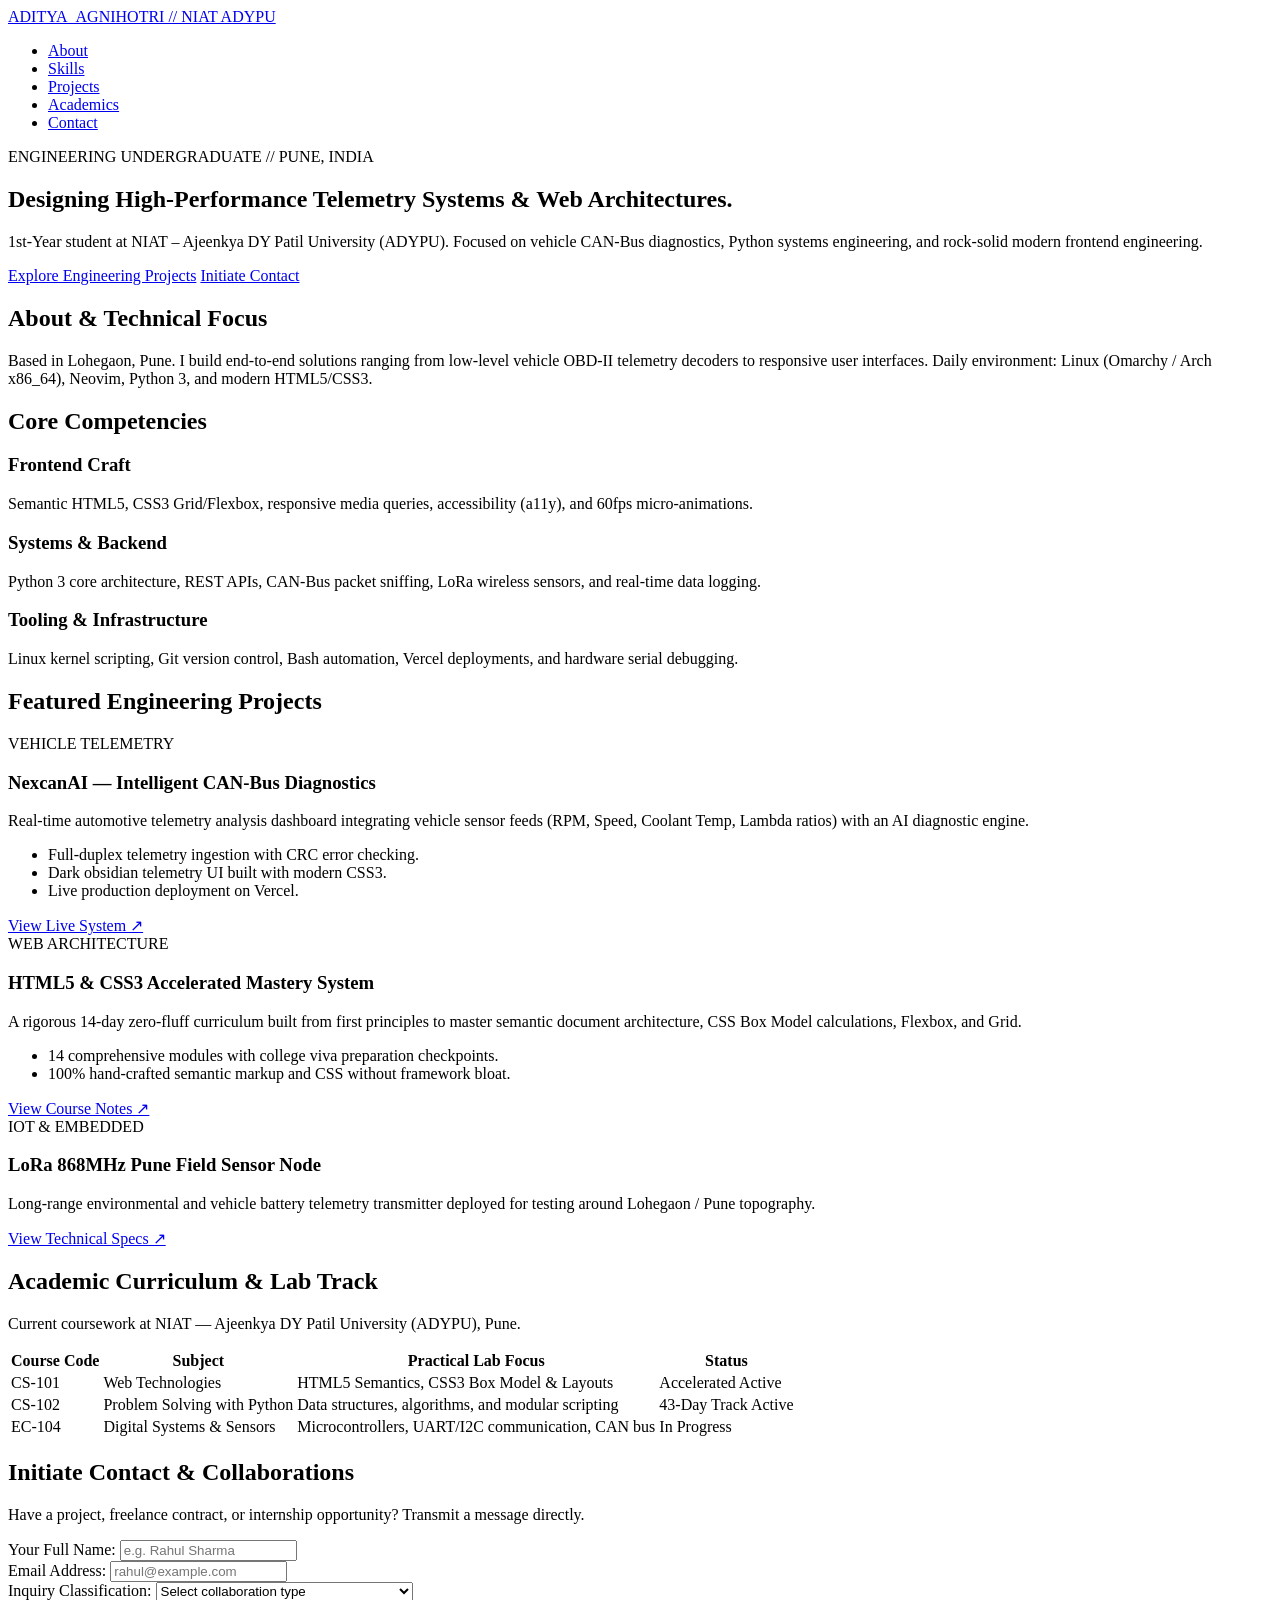
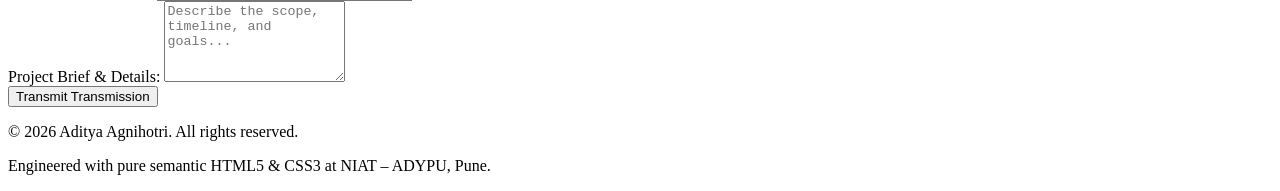
<file: Day_12/index.html>
<!DOCTYPE html>
<html lang="en">
<head>
  <meta charset="UTF-8">
  <meta name="viewport" content="width=device-width, initial-scale=1.0">
  <meta name="description" content="Portfolio of Aditya Agnihotri — 1st Year Engineering Student at NIAT, ADYPU Pune. Systems programming, CAN-Bus vehicle diagnostics, and modern web development.">
  <meta name="author" content="Aditya Agnihotri">
  <title>Aditya Agnihotri — Engineering Portfolio & Lab</title>
</head>
<body>

  <!-- ==========================================
       HEADER & NAVIGATION
       ========================================== -->
  <header>
    <div class="brand">
      <a href="#hero">ADITYA_AGNIHOTRI // NIAT ADYPU</a>
    </div>

    <nav aria-label="Main Navigation">
      <ul>
        <li><a href="#about">About</a></li>
        <li><a href="#skills">Skills</a></li>
        <li><a href="#projects">Projects</a></li>
        <li><a href="#academics">Academics</a></li>
        <li><a href="#contact">Contact</a></li>
      </ul>
    </nav>
  </header>

  <!-- ==========================================
       MAIN CONTENT CONTAINER
       ========================================== -->
  <main>

    <!-- 01. HERO SECTION -->
    <section id="hero" aria-labelledby="hero-title">
      <p>ENGINEERING UNDERGRADUATE // PUNE, INDIA</p>
      <h1 id="hero-title">Designing High-Performance Telemetry Systems & Web Architectures.</h1>
      <p>
        1st-Year student at NIAT – Ajeenkya DY Patil University (ADYPU). Focused on vehicle CAN-Bus diagnostics, Python systems engineering, and rock-solid modern frontend engineering.
      </p>

      <div>
        <a href="#projects">Explore Engineering Projects</a>
        <a href="#contact">Initiate Contact</a>
      </div>
    </section>

    <!-- 02. ABOUT & PHILOSOPHY -->
    <section id="about" aria-labelledby="about-title">
      <h2 id="about-title">About & Technical Focus</h2>
      <p>
        Based in Lohegaon, Pune. I build end-to-end solutions ranging from low-level vehicle OBD-II telemetry decoders to responsive user interfaces. Daily environment: Linux (Omarchy / Arch x86_64), Neovim, Python 3, and modern HTML5/CSS3.
      </p>
    </section>

    <!-- 03. SKILLS MATRIX -->
    <section id="skills" aria-labelledby="skills-title">
      <h2 id="skills-title">Core Competencies</h2>
      
      <article>
        <h3>Frontend Craft</h3>
        <p>Semantic HTML5, CSS3 Grid/Flexbox, responsive media queries, accessibility (a11y), and 60fps micro-animations.</p>
      </article>

      <article>
        <h3>Systems & Backend</h3>
        <p>Python 3 core architecture, REST APIs, CAN-Bus packet sniffing, LoRa wireless sensors, and real-time data logging.</p>
      </article>

      <article>
        <h3>Tooling & Infrastructure</h3>
        <p>Linux kernel scripting, Git version control, Bash automation, Vercel deployments, and hardware serial debugging.</p>
      </article>
    </section>

    <!-- 04. FEATURED PROJECTS -->
    <section id="projects" aria-labelledby="projects-title">
      <h2 id="projects-title">Featured Engineering Projects</h2>

      <!-- Project 1: NexcanAI -->
      <article>
        <header>
          <span class="tag">VEHICLE TELEMETRY</span>
          <h3>NexcanAI — Intelligent CAN-Bus Diagnostics</h3>
        </header>
        <p>
          Real-time automotive telemetry analysis dashboard integrating vehicle sensor feeds (RPM, Speed, Coolant Temp, Lambda ratios) with an AI diagnostic engine.
        </p>
        <ul>
          <li>Full-duplex telemetry ingestion with CRC error checking.</li>
          <li>Dark obsidian telemetry UI built with modern CSS3.</li>
          <li>Live production deployment on Vercel.</li>
        </ul>
        <footer>
          <a href="https://client-ruby-nine-87.vercel.app" target="_blank" rel="noopener noreferrer">View Live System ↗</a>
        </footer>
      </article>

      <!-- Project 2: HTML & CSS Mastery Sprint -->
      <article>
        <header>
          <span class="tag">WEB ARCHITECTURE</span>
          <h3>HTML5 & CSS3 Accelerated Mastery System</h3>
        </header>
        <p>
          A rigorous 14-day zero-fluff curriculum built from first principles to master semantic document architecture, CSS Box Model calculations, Flexbox, and Grid.
        </p>
        <ul>
          <li>14 comprehensive modules with college viva preparation checkpoints.</li>
          <li>100% hand-crafted semantic markup and CSS without framework bloat.</li>
        </ul>
        <footer>
          <a href="#hero">View Course Notes ↗</a>
        </footer>
      </article>

      <!-- Project 3: LoRa Telemetry Gateway -->
      <article>
        <header>
          <span class="tag">IOT & EMBEDDED</span>
          <h3>LoRa 868MHz Pune Field Sensor Node</h3>
        </header>
        <p>
          Long-range environmental and vehicle battery telemetry transmitter deployed for testing around Lohegaon / Pune topography.
        </p>
        <footer>
          <a href="#hero">View Technical Specs ↗</a>
        </footer>
      </article>
    </section>

    <!-- 05. ACADEMIC & COURSEWORK MATRIX -->
    <section id="academics" aria-labelledby="academics-title">
      <h2 id="academics-title">Academic Curriculum & Lab Track</h2>
      <p>Current coursework at NIAT — Ajeenkya DY Patil University (ADYPU), Pune.</p>

      <table>
        <thead>
          <tr>
            <th>Course Code</th>
            <th>Subject</th>
            <th>Practical Lab Focus</th>
            <th>Status</th>
          </tr>
        </thead>
        <tbody>
          <tr>
            <td>CS-101</td>
            <td>Web Technologies</td>
            <td>HTML5 Semantics, CSS3 Box Model & Layouts</td>
            <td>Accelerated Active</td>
          </tr>
          <tr>
            <td>CS-102</td>
            <td>Problem Solving with Python</td>
            <td>Data structures, algorithms, and modular scripting</td>
            <td>43-Day Track Active</td>
          </tr>
          <tr>
            <td>EC-104</td>
            <td>Digital Systems & Sensors</td>
            <td>Microcontrollers, UART/I2C communication, CAN bus</td>
            <td>In Progress</td>
          </tr>
        </tbody>
      </table>
    </section>

    <!-- 06. CONTACT FORM -->
    <section id="contact" aria-labelledby="contact-title">
      <h2 id="contact-title">Initiate Contact & Collaborations</h2>
      <p>Have a project, freelance contract, or internship opportunity? Transmit a message directly.</p>

      <form action="#" method="POST">
        <div>
          <label for="client-name">Your Full Name:</label>
          <input type="text" id="client-name" name="client_name" placeholder="e.g. Rahul Sharma" required>
        </div>

        <div>
          <label for="client-email">Email Address:</label>
          <input type="email" id="client-email" name="client_email" placeholder="rahul@example.com" required>
        </div>

        <div>
          <label for="inquiry-type">Inquiry Classification:</label>
          <select id="inquiry-type" name="inquiry_type" required>
            <option value="" disabled selected>Select collaboration type</option>
            <option value="freelance">Freelance Web / Python Development</option>
            <option value="internship">Engineering Internship (Pune / Remote)</option>
            <option value="automotive">Automotive CAN-Bus Telemetry Project</option>
            <option value="other">General Technical Discussion</option>
          </select>
        </div>

        <div>
          <label for="message-body">Project Brief & Details:</label>
          <textarea id="message-body" name="message_body" rows="5" placeholder="Describe the scope, timeline, and goals..." required></textarea>
        </div>

        <button type="submit">Transmit Transmission</button>
      </form>
    </section>

  </main>

  <!-- ==========================================
       FOOTER
       ========================================== -->
  <footer>
    <p>&copy; 2026 Aditya Agnihotri. All rights reserved.</p>
    <p>Engineered with pure semantic HTML5 &amp; CSS3 at NIAT – ADYPU, Pune.</p>
  </footer>

</body>
</html>
</file>
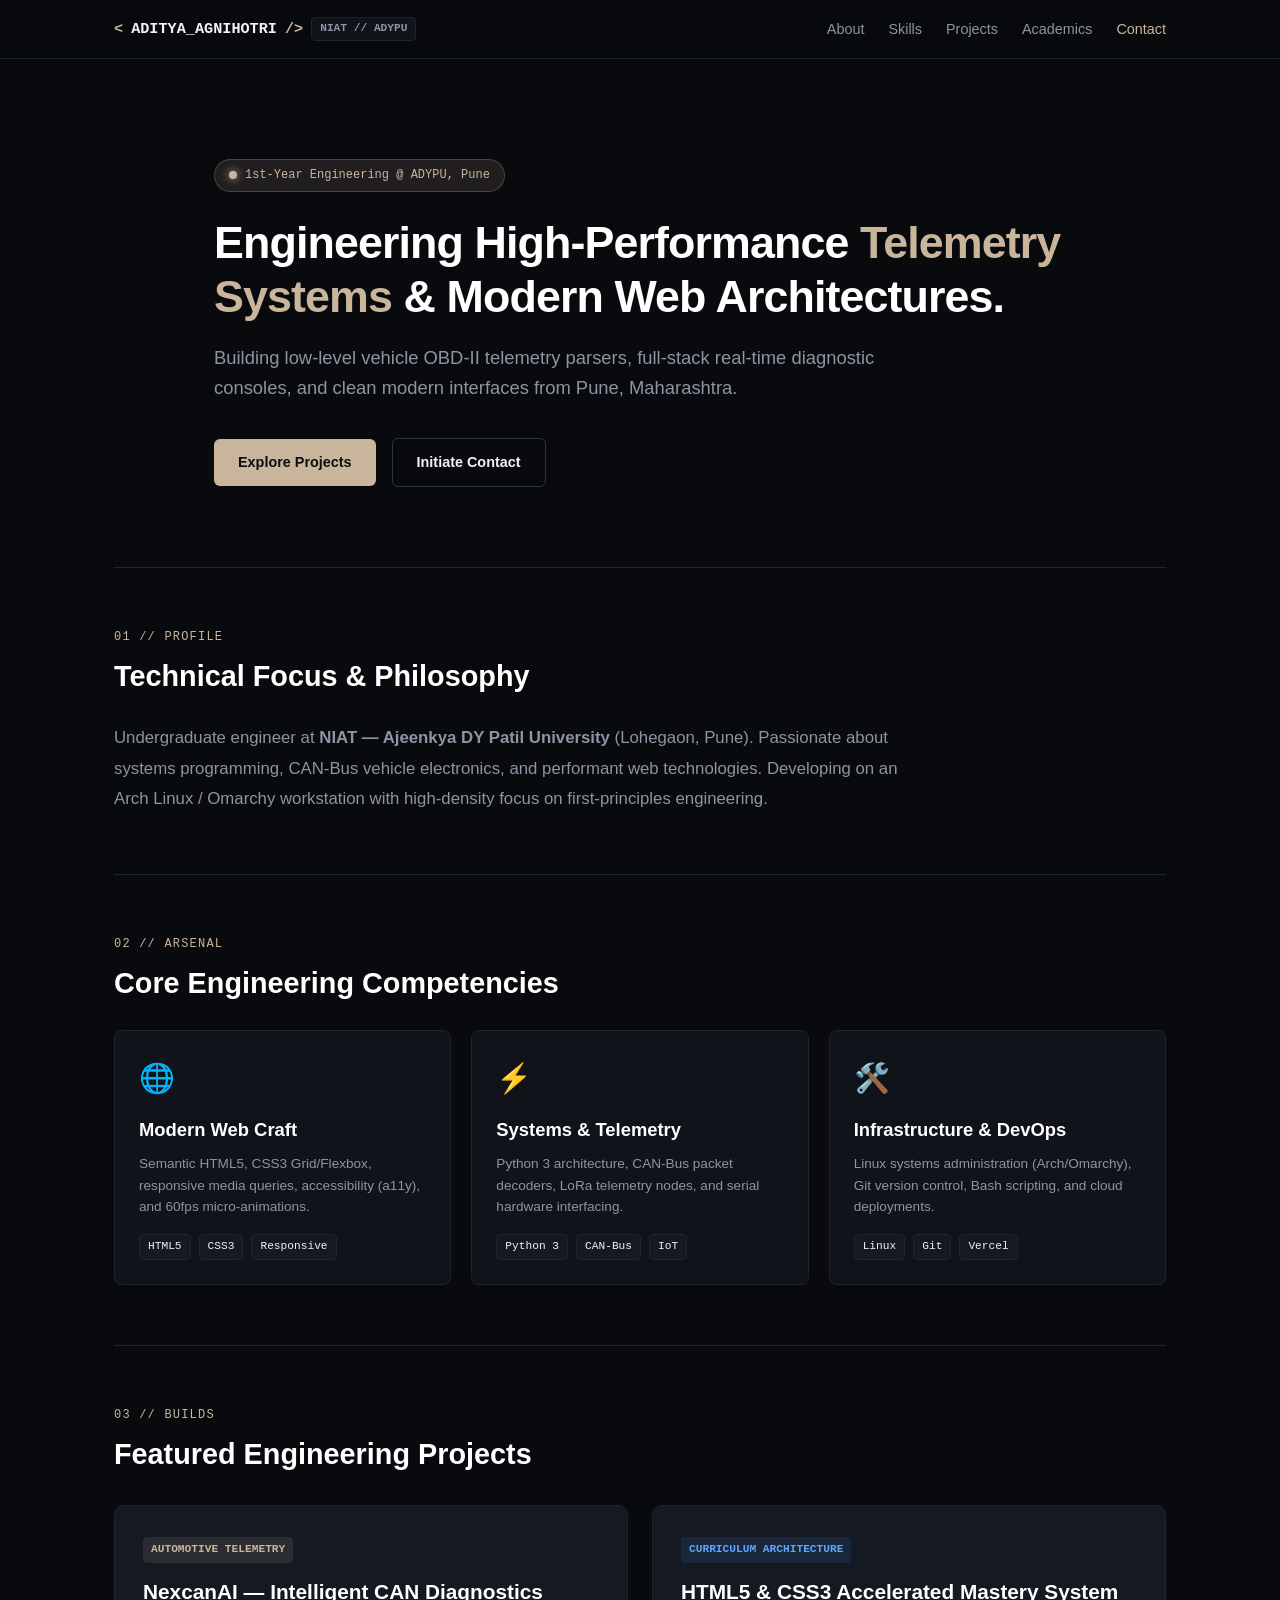
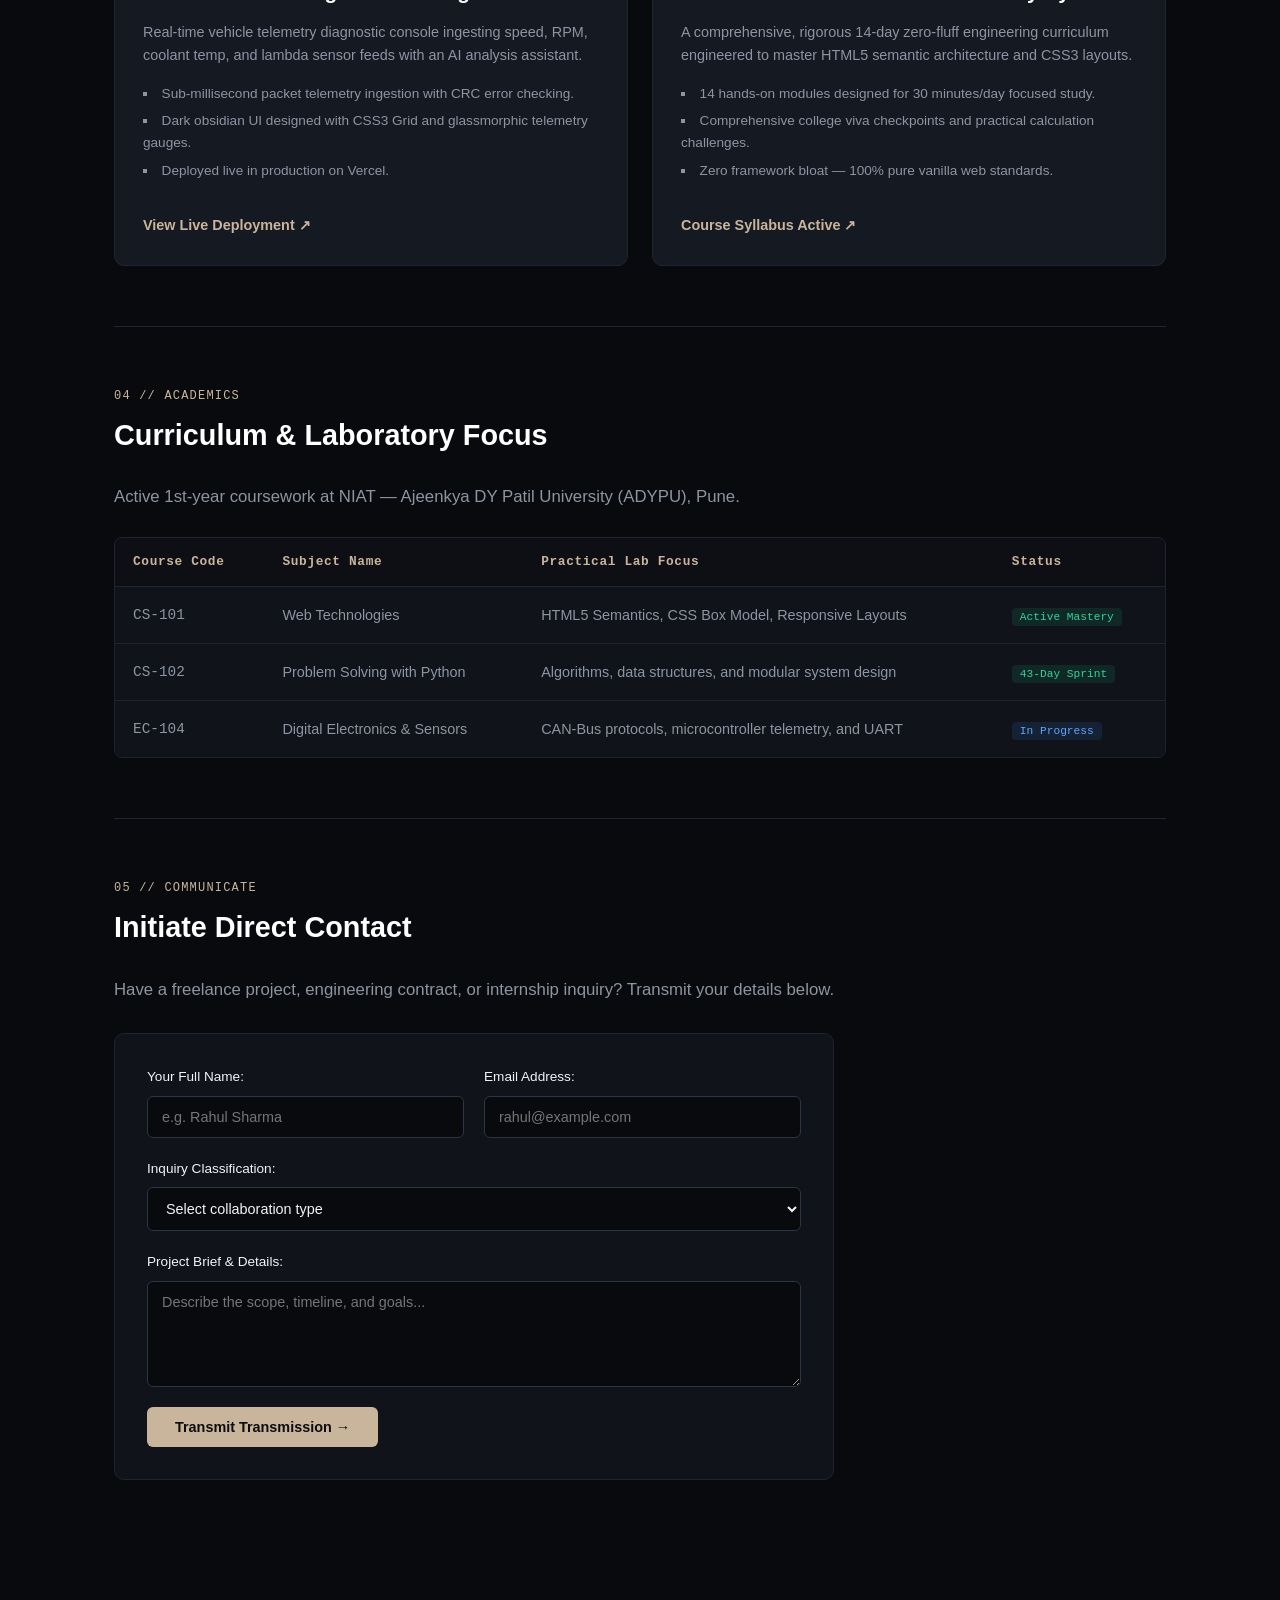
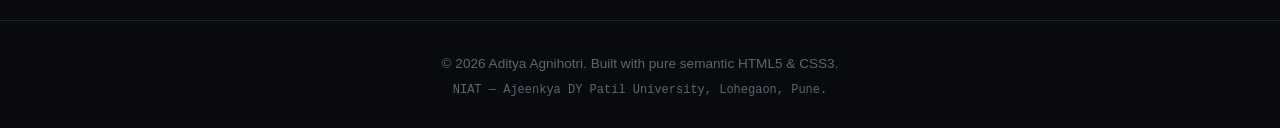
<file: Day_13/index.html>
<!DOCTYPE html>
<html lang="en">
<head>
  <meta charset="UTF-8">
  <meta name="viewport" content="width=device-width, initial-scale=1.0">
  <meta name="description" content="Portfolio of Aditya Agnihotri — 1st Year Engineering Student at NIAT, ADYPU Pune. Vehicle CAN-Bus telemetry, Python systems, and modern web engineering.">
  <meta name="author" content="Aditya Agnihotri">
  <title>Aditya Agnihotri — Systems & Web Engineering</title>
  <link rel="stylesheet" href="style.css">
</head>
<body>

  <!-- ==========================================
       TOP NAVIGATION BAR
       ========================================== -->
  <header class="site-header">
    <div class="nav-container">
      <a href="#hero" class="brand-logo">
        <span class="code-bracket">&lt;</span>ADITYA_AGNIHOTRI<span class="code-bracket">/&gt;</span>
        <span class="college-tag">NIAT // ADYPU</span>
      </a>

      <nav class="site-nav" aria-label="Main Navigation">
        <ul class="nav-list">
          <li><a href="#about" class="nav-link">About</a></li>
          <li><a href="#skills" class="nav-link">Skills</a></li>
          <li><a href="#projects" class="nav-link">Projects</a></li>
          <li><a href="#academics" class="nav-link">Academics</a></li>
          <li><a href="#contact" class="nav-link nav-link-cta">Contact</a></li>
        </ul>
      </nav>
    </div>
  </header>

  <main class="page-body">

    <!-- ==========================================
         01. HERO SECTION
         ========================================== -->
    <section id="hero" class="hero-section" aria-labelledby="hero-title">
      <div class="hero-content">
        <span class="status-badge">
          <span class="pulse-dot"></span> 1st-Year Engineering @ ADYPU, Pune
        </span>
        <h1 id="hero-title" class="hero-heading">
          Engineering High-Performance <span class="text-accent">Telemetry Systems</span> &amp; Modern Web Architectures.
        </h1>
        <p class="hero-lead">
          Building low-level vehicle OBD-II telemetry parsers, full-stack real-time diagnostic consoles, and clean modern interfaces from Pune, Maharashtra.
        </p>

        <div class="hero-actions">
          <a href="#projects" class="btn btn-primary">Explore Projects</a>
          <a href="#contact" class="btn btn-outline">Initiate Contact</a>
        </div>
      </div>
    </section>

    <!-- ==========================================
         02. ABOUT & PHILOSOPHY
         ========================================== -->
    <section id="about" class="content-section" aria-labelledby="about-title">
      <div class="section-header">
        <span class="section-tag">01 // PROFILE</span>
        <h2 id="about-title" class="section-heading">Technical Focus &amp; Philosophy</h2>
      </div>
      <p class="section-text">
        Undergraduate engineer at <strong>NIAT — Ajeenkya DY Patil University</strong> (Lohegaon, Pune). Passionate about systems programming, CAN-Bus vehicle electronics, and performant web technologies. Developing on an Arch Linux / Omarchy workstation with high-density focus on first-principles engineering.
      </p>
    </section>

    <!-- ==========================================
         03. CORE COMPETENCIES / SKILLS
         ========================================== -->
    <section id="skills" class="content-section" aria-labelledby="skills-title">
      <div class="section-header">
        <span class="section-tag">02 // ARSENAL</span>
        <h2 id="skills-title" class="section-heading">Core Engineering Competencies</h2>
      </div>

      <div class="skills-grid">
        <article class="skill-card">
          <div class="skill-icon">🌐</div>
          <h3 class="skill-title">Modern Web Craft</h3>
          <p class="skill-desc">Semantic HTML5, CSS3 Grid/Flexbox, responsive media queries, accessibility (a11y), and 60fps micro-animations.</p>
          <div class="skill-pills">
            <span class="pill">HTML5</span>
            <span class="pill">CSS3</span>
            <span class="pill">Responsive</span>
          </div>
        </article>

        <article class="skill-card">
          <div class="skill-icon">⚡</div>
          <h3 class="skill-title">Systems &amp; Telemetry</h3>
          <p class="skill-desc">Python 3 architecture, CAN-Bus packet decoders, LoRa telemetry nodes, and serial hardware interfacing.</p>
          <div class="skill-pills">
            <span class="pill">Python 3</span>
            <span class="pill">CAN-Bus</span>
            <span class="pill">IoT</span>
          </div>
        </article>

        <article class="skill-card">
          <div class="skill-icon">🛠️</div>
          <h3 class="skill-title">Infrastructure &amp; DevOps</h3>
          <p class="skill-desc">Linux systems administration (Arch/Omarchy), Git version control, Bash scripting, and cloud deployments.</p>
          <div class="skill-pills">
            <span class="pill">Linux</span>
            <span class="pill">Git</span>
            <span class="pill">Vercel</span>
          </div>
        </article>
      </div>
    </section>

    <!-- ==========================================
         04. FEATURED PROJECTS
         ========================================== -->
    <section id="projects" class="content-section" aria-labelledby="projects-title">
      <div class="section-header">
        <span class="section-tag">03 // BUILDS</span>
        <h2 id="projects-title" class="section-heading">Featured Engineering Projects</h2>
      </div>

      <div class="projects-grid">

        <!-- Project 1: NexcanAI -->
        <article class="project-card">
          <div class="project-header">
            <span class="tag-badge tag-accent">AUTOMOTIVE TELEMETRY</span>
            <h3 class="project-title">NexcanAI — Intelligent CAN Diagnostics</h3>
          </div>
          <p class="project-summary">
            Real-time vehicle telemetry diagnostic console ingesting speed, RPM, coolant temp, and lambda sensor feeds with an AI analysis assistant.
          </p>
          <ul class="project-highlights">
            <li>Sub-millisecond packet telemetry ingestion with CRC error checking.</li>
            <li>Dark obsidian UI designed with CSS3 Grid and glassmorphic telemetry gauges.</li>
            <li>Deployed live in production on Vercel.</li>
          </ul>
          <div class="project-footer">
            <a href="https://client-ruby-nine-87.vercel.app" target="_blank" rel="noopener noreferrer" class="link-external">
              View Live Deployment ↗
            </a>
          </div>
        </article>

        <!-- Project 2: HTML & CSS Mastery Sprint -->
        <article class="project-card">
          <div class="project-header">
            <span class="tag-badge tag-blue">CURRICULUM ARCHITECTURE</span>
            <h3 class="project-title">HTML5 &amp; CSS3 Accelerated Mastery System</h3>
          </div>
          <p class="project-summary">
            A comprehensive, rigorous 14-day zero-fluff engineering curriculum engineered to master HTML5 semantic architecture and CSS3 layouts.
          </p>
          <ul class="project-highlights">
            <li>14 hands-on modules designed for 30 minutes/day focused study.</li>
            <li>Comprehensive college viva checkpoints and practical calculation challenges.</li>
            <li>Zero framework bloat — 100% pure vanilla web standards.</li>
          </ul>
          <div class="project-footer">
            <a href="#hero" class="link-external">
              Course Syllabus Active ↗
            </a>
          </div>
        </article>

      </div>
    </section>

    <!-- ==========================================
         05. ACADEMIC & COURSEWORK MATRIX
         ========================================== -->
    <section id="academics" class="content-section" aria-labelledby="academics-title">
      <div class="section-header">
        <span class="section-tag">04 // ACADEMICS</span>
        <h2 id="academics-title" class="section-heading">Curriculum &amp; Laboratory Focus</h2>
      </div>
      <p class="section-text">
        Active 1st-year coursework at NIAT — Ajeenkya DY Patil University (ADYPU), Pune.
      </p>

      <div class="table-wrapper">
        <table class="academic-table">
          <thead>
            <tr>
              <th>Course Code</th>
              <th>Subject Name</th>
              <th>Practical Lab Focus</th>
              <th>Status</th>
            </tr>
          </thead>
          <tbody>
            <tr>
              <td><code>CS-101</code></td>
              <td>Web Technologies</td>
              <td>HTML5 Semantics, CSS Box Model, Responsive Layouts</td>
              <td><span class="status-pill status-active">Active Mastery</span></td>
            </tr>
            <tr>
              <td><code>CS-102</code></td>
              <td>Problem Solving with Python</td>
              <td>Algorithms, data structures, and modular system design</td>
              <td><span class="status-pill status-active">43-Day Sprint</span></td>
            </tr>
            <tr>
              <td><code>EC-104</code></td>
              <td>Digital Electronics &amp; Sensors</td>
              <td>CAN-Bus protocols, microcontroller telemetry, and UART</td>
              <td><span class="status-pill status-pending">In Progress</span></td>
            </tr>
          </tbody>
        </table>
      </div>
    </section>

    <!-- ==========================================
         06. CONTACT FORM
         ========================================== -->
    <section id="contact" class="content-section" aria-labelledby="contact-title">
      <div class="section-header">
        <span class="section-tag">05 // COMMUNICATE</span>
        <h2 id="contact-title" class="section-heading">Initiate Direct Contact</h2>
      </div>
      <p class="section-text">
        Have a freelance project, engineering contract, or internship inquiry? Transmit your details below.
      </p>

      <div class="form-container">
        <form class="contact-form" action="#" method="POST">
          <div class="form-row">
            <div class="form-group">
              <label for="client-name">Your Full Name:</label>
              <input type="text" id="client-name" name="client_name" class="form-input" placeholder="e.g. Rahul Sharma" required>
            </div>
            <div class="form-group">
              <label for="client-email">Email Address:</label>
              <input type="email" id="client-email" name="client_email" class="form-input" placeholder="rahul@example.com" required>
            </div>
          </div>

          <div class="form-group">
            <label for="inquiry-type">Inquiry Classification:</label>
            <select id="inquiry-type" name="inquiry_type" class="form-select" required>
              <option value="" disabled selected>Select collaboration type</option>
              <option value="freelance">Freelance Web / Python Development</option>
              <option value="internship">Engineering Internship (Pune / Remote)</option>
              <option value="automotive">Automotive CAN-Bus Telemetry Project</option>
              <option value="other">General Technical Discussion</option>
            </select>
          </div>

          <div class="form-group">
            <label for="message-body">Project Brief &amp; Details:</label>
            <textarea id="message-body" name="message_body" rows="5" class="form-textarea" placeholder="Describe the scope, timeline, and goals..." required></textarea>
          </div>

          <button type="submit" class="btn btn-primary btn-submit">Transmit Transmission →</button>
        </form>
      </div>
    </section>

  </main>

  <!-- ==========================================
       SITE FOOTER
       ========================================== -->
  <footer class="site-footer">
    <div class="footer-container">
      <p>&copy; 2026 Aditya Agnihotri. Built with pure semantic HTML5 &amp; CSS3.</p>
      <p class="footer-sub">NIAT — Ajeenkya DY Patil University, Lohegaon, Pune.</p>
    </div>
  </footer>

</body>
</html>
</file>
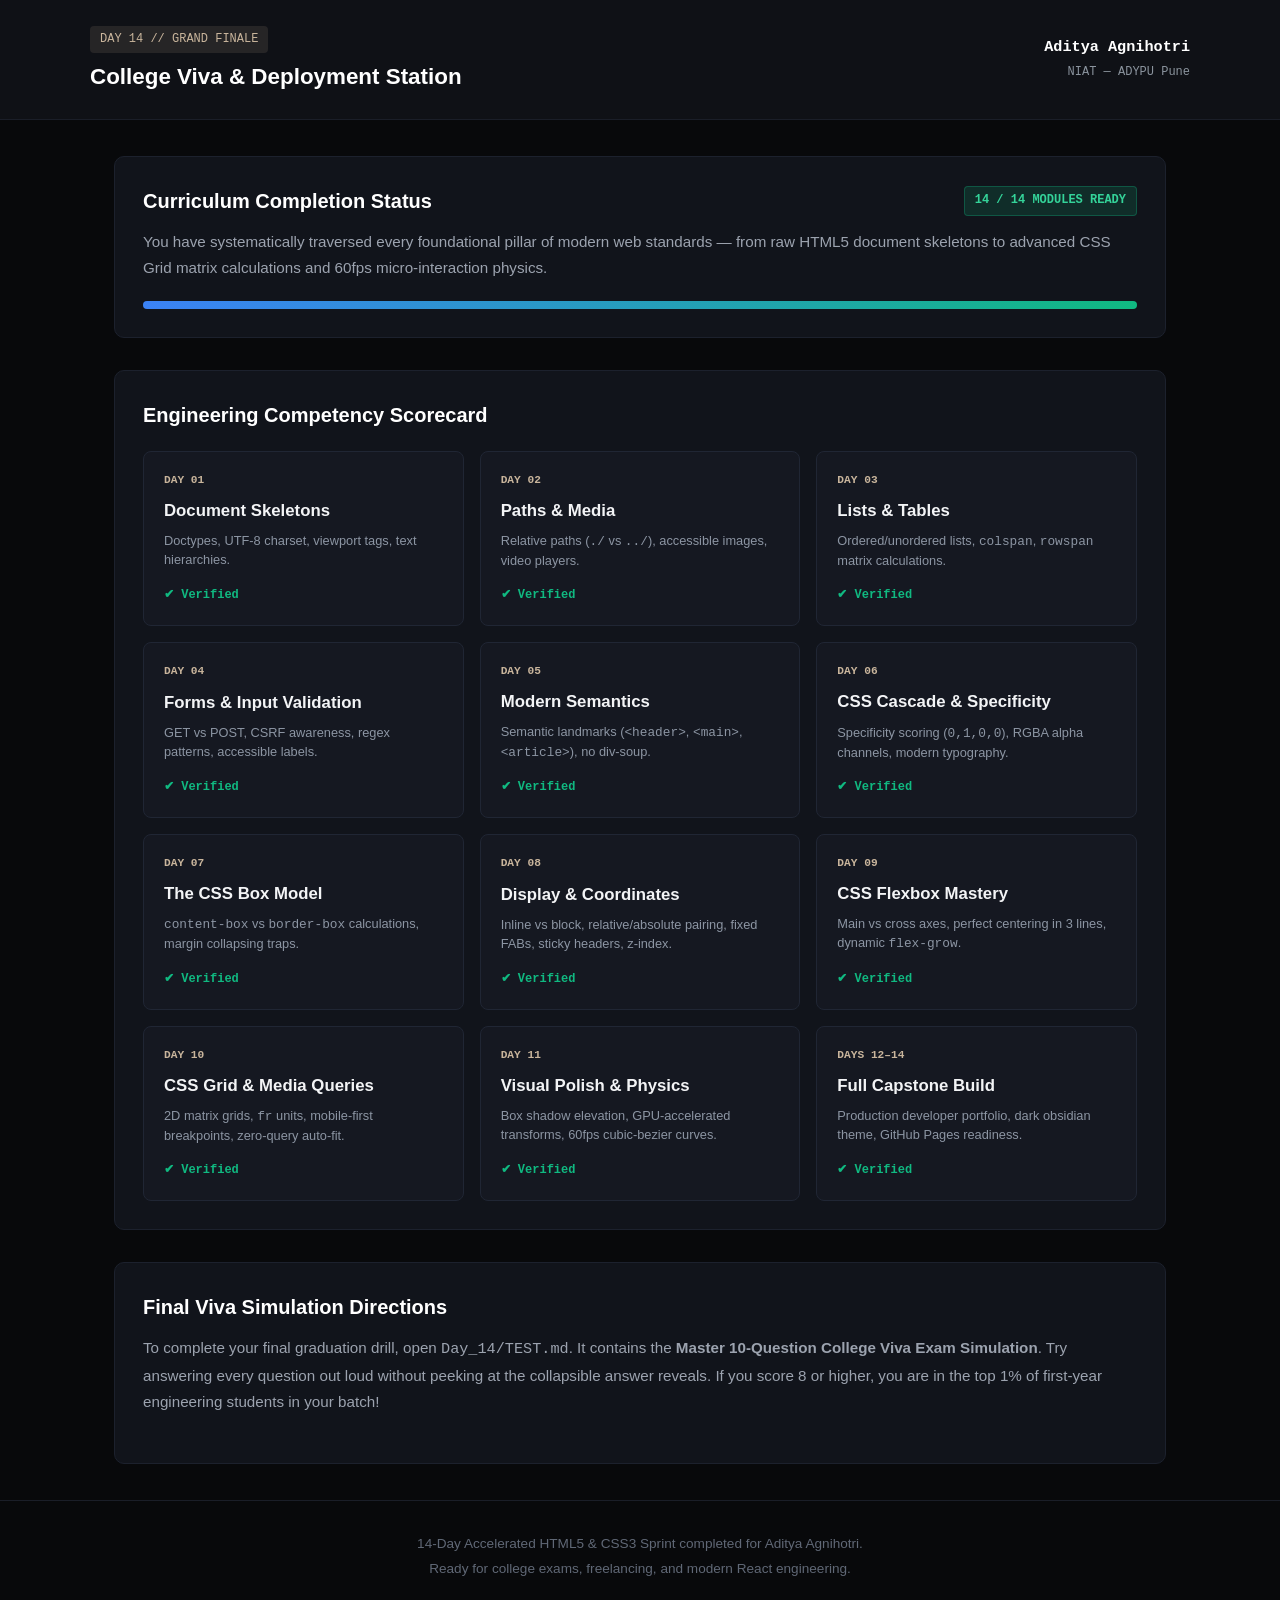
<file: Day_14/index.html>
<!DOCTYPE html>
<html lang="en">
<head>
  <meta charset="UTF-8">
  <meta name="viewport" content="width=device-width, initial-scale=1.0">
  <title>Day 14 — Master College Viva & Production Review Console</title>
  <link rel="stylesheet" href="style.css">
</head>
<body>

  <!-- HEADER -->
  <header class="console-header">
    <div class="console-nav">
      <div class="brand">
        <span class="brand-badge">DAY 14 // GRAND FINALE</span>
        <h1>College Viva &amp; Deployment Station</h1>
      </div>
      <div class="user-meta">
        <span class="user-name">Aditya Agnihotri</span>
        <span class="user-tag">NIAT — ADYPU Pune</span>
      </div>
    </div>
  </header>

  <main class="console-body">

    <!-- 01. MASTERY STATUS CARD -->
    <section class="review-panel">
      <div class="panel-head">
        <h2>Curriculum Completion Status</h2>
        <span class="badge-done">14 / 14 MODULES READY</span>
      </div>
      <p class="panel-desc">
        You have systematically traversed every foundational pillar of modern web standards — from raw HTML5 document skeletons to advanced CSS Grid matrix calculations and 60fps micro-interaction physics.
      </p>

      <div class="progress-bar-container">
        <div class="progress-fill" style="width: 100%;"></div>
      </div>
    </section>

    <!-- 02. THE 14-DAY COMPETENCY AUDIT GRID -->
    <section class="review-panel">
      <div class="panel-head">
        <h2>Engineering Competency Scorecard</h2>
      </div>

      <div class="competency-grid">
        <div class="comp-card">
          <span class="comp-day">DAY 01</span>
          <h3>Document Skeletons</h3>
          <p>Doctypes, UTF-8 charset, viewport tags, text hierarchies.</p>
          <span class="comp-check">✔ Verified</span>
        </div>

        <div class="comp-card">
          <span class="comp-day">DAY 02</span>
          <h3>Paths &amp; Media</h3>
          <p>Relative paths (<code>./</code> vs <code>../</code>), accessible images, video players.</p>
          <span class="comp-check">✔ Verified</span>
        </div>

        <div class="comp-card">
          <span class="comp-day">DAY 03</span>
          <h3>Lists &amp; Tables</h3>
          <p>Ordered/unordered lists, <code>colspan</code>, <code>rowspan</code> matrix calculations.</p>
          <span class="comp-check">✔ Verified</span>
        </div>

        <div class="comp-card">
          <span class="comp-day">DAY 04</span>
          <h3>Forms &amp; Input Validation</h3>
          <p>GET vs POST, CSRF awareness, regex patterns, accessible labels.</p>
          <span class="comp-check">✔ Verified</span>
        </div>

        <div class="comp-card">
          <span class="comp-day">DAY 05</span>
          <h3>Modern Semantics</h3>
          <p>Semantic landmarks (<code>&lt;header&gt;</code>, <code>&lt;main&gt;</code>, <code>&lt;article&gt;</code>), no div-soup.</p>
          <span class="comp-check">✔ Verified</span>
        </div>

        <div class="comp-card">
          <span class="comp-day">DAY 06</span>
          <h3>CSS Cascade &amp; Specificity</h3>
          <p>Specificity scoring (<code>0,1,0,0</code>), RGBA alpha channels, modern typography.</p>
          <span class="comp-check">✔ Verified</span>
        </div>

        <div class="comp-card">
          <span class="comp-day">DAY 07</span>
          <h3>The CSS Box Model</h3>
          <p><code>content-box</code> vs <code>border-box</code> calculations, margin collapsing traps.</p>
          <span class="comp-check">✔ Verified</span>
        </div>

        <div class="comp-card">
          <span class="comp-day">DAY 08</span>
          <h3>Display &amp; Coordinates</h3>
          <p>Inline vs block, relative/absolute pairing, fixed FABs, sticky headers, z-index.</p>
          <span class="comp-check">✔ Verified</span>
        </div>

        <div class="comp-card">
          <span class="comp-day">DAY 09</span>
          <h3>CSS Flexbox Mastery</h3>
          <p>Main vs cross axes, perfect centering in 3 lines, dynamic <code>flex-grow</code>.</p>
          <span class="comp-check">✔ Verified</span>
        </div>

        <div class="comp-card">
          <span class="comp-day">DAY 10</span>
          <h3>CSS Grid &amp; Media Queries</h3>
          <p>2D matrix grids, <code>fr</code> units, mobile-first breakpoints, zero-query auto-fit.</p>
          <span class="comp-check">✔ Verified</span>
        </div>

        <div class="comp-card">
          <span class="comp-day">DAY 11</span>
          <h3>Visual Polish &amp; Physics</h3>
          <p>Box shadow elevation, GPU-accelerated transforms, 60fps cubic-bezier curves.</p>
          <span class="comp-check">✔ Verified</span>
        </div>

        <div class="comp-card">
          <span class="comp-day">DAYS 12–14</span>
          <h3>Full Capstone Build</h3>
          <p>Production developer portfolio, dark obsidian theme, GitHub Pages readiness.</p>
          <span class="comp-check">✔ Verified</span>
        </div>
      </div>
    </section>

    <!-- 03. VIVA QUICK RUNNER -->
    <section class="review-panel">
      <div class="panel-head">
        <h2>Final Viva Simulation Directions</h2>
      </div>
      <p class="panel-desc">
        To complete your final graduation drill, open <code>Day_14/TEST.md</code>. It contains the <strong>Master 10-Question College Viva Exam Simulation</strong>. Try answering every question out loud without peeking at the collapsible answer reveals. If you score 8 or higher, you are in the top 1% of first-year engineering students in your batch!
      </p>
    </section>

  </main>

  <!-- FOOTER -->
  <footer class="console-footer">
    <p>14-Day Accelerated HTML5 &amp; CSS3 Sprint completed for Aditya Agnihotri.</p>
    <p>Ready for college exams, freelancing, and modern React engineering.</p>
  </footer>

</body>
</html>
</file>
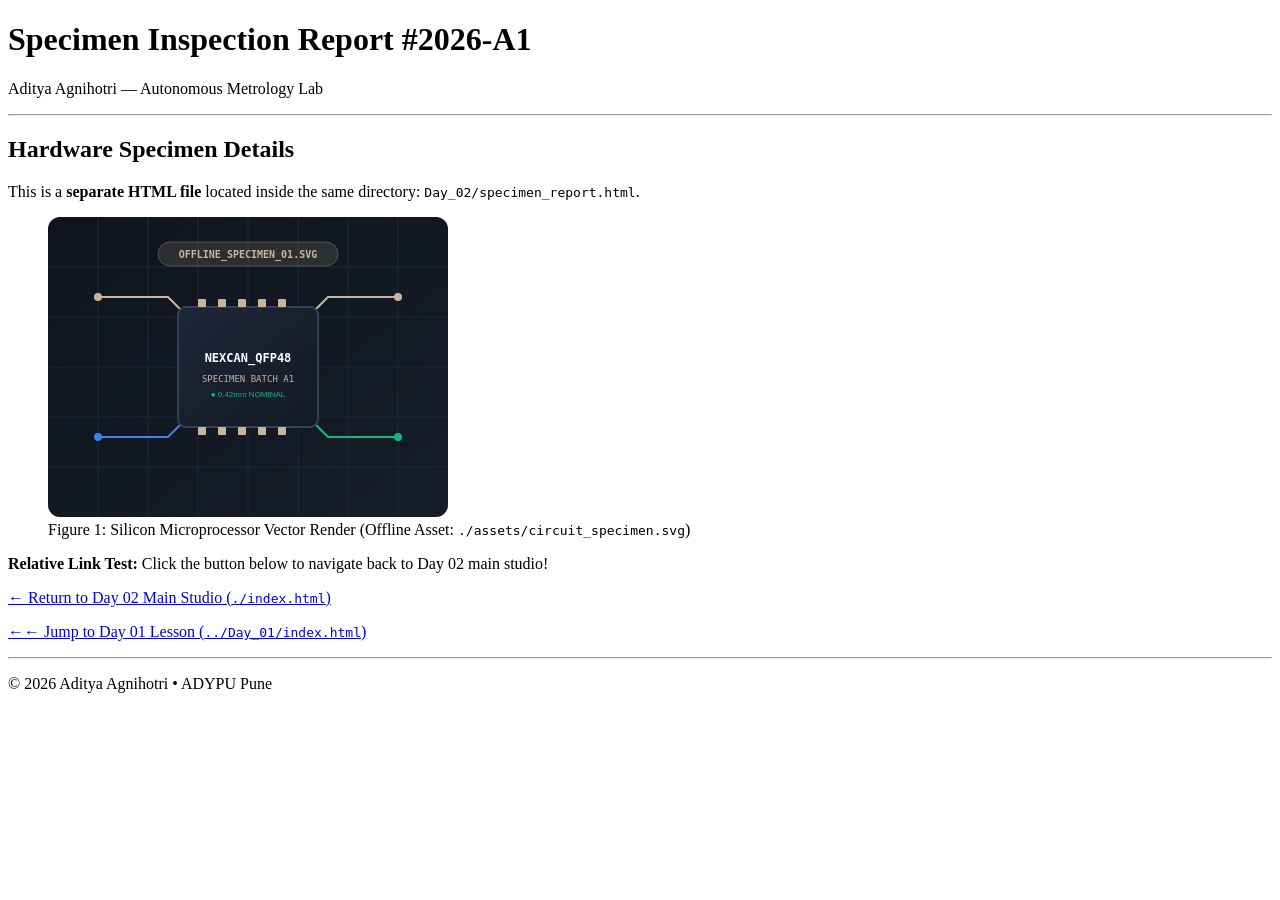
<file: Day_02/specimen_report.html>
<!DOCTYPE html>
<html lang="en">
<head>
  <meta charset="UTF-8">
  <meta name="viewport" content="width=device-width, initial-scale=1.0">
  <title>Specimen Report #2026-A1 | Offline Sub-page</title>
</head>
<body>

  <header>
    <h1>Specimen Inspection Report #2026-A1</h1>
    <p>Aditya Agnihotri — Autonomous Metrology Lab</p>
  </header>

  <hr>

  <main>
    <h2>Hardware Specimen Details</h2>
    <p>
      This is a <strong>separate HTML file</strong> located inside the same directory: <code>Day_02/specimen_report.html</code>.
    </p>

    <figure>
      <!-- RELATIVE PATH UP ONE LEVEL INTO ROOT ASSETS DIRECTORY: -->
      <img src="./assets/circuit_specimen.svg" alt="Silicon IC Specimen Vector" width="400">
      <figcaption>Figure 1: Silicon Microprocessor Vector Render (Offline Asset: <code>./assets/circuit_specimen.svg</code>)</figcaption>
    </figure>

    <p>
      <strong>Relative Link Test:</strong> Click the button below to navigate back to Day 02 main studio!
    </p>
    <p>
      <a href="./index.html">&larr; Return to Day 02 Main Studio (<code>./index.html</code>)</a>
    </p>
    <p>
      <a href="../Day_01/index.html">&larr;&larr; Jump to Day 01 Lesson (<code>../Day_01/index.html</code>)</a>
    </p>
  </main>

  <hr>

  <footer>
    <p>&copy; 2026 Aditya Agnihotri • ADYPU Pune</p>
  </footer>

</body>
</html>
</file>
<file: Day_06/style.css>
/* ==========================================================================
   CSS DAY 06 — STYLESHEET
   Practicing Classes, Pseudo-classes, Hex/RGBA Colors, and Typography
   ========================================================================== */

/* Universal Reset & Typography */
* {
  box-sizing: border-box;
  margin: 0;
  padding: 0;
}

body {
  background-color: #120E0C; /* Deep Darkroom Background */
  color: #EFE9E3;            /* Pearl White Text */
  font-family: 'Inter', system-ui, -apple-system, sans-serif;
  line-height: 1.6;
  padding: 40px 20px;
}

.page-container {
  max-width: 800px;
  margin: 0 auto;
}

/* Header Section */
.header {
  margin-bottom: 32px;
}

.title {
  font-size: 32px;
  font-weight: 800;
  color: #EFE9E3;
  margin-top: 12px;
  letter-spacing: -0.03em;
}

.subtitle {
  font-size: 15px;
  color: rgba(217, 207, 199, 0.7);
  margin-top: 4px;
}

/* Reusable Badges */
.badge {
  display: inline-block;
  font-size: 11px;
  font-family: monospace;
  font-weight: 700;
  padding: 4px 10px;
  border-radius: 9999px;
  letter-spacing: 0.05em;
}

.badge-emerald {
  background-color: rgba(22, 163, 74, 0.15);
  color: #16A34A;
  border: 1px solid rgba(22, 163, 74, 0.3);
}

.badge-copper {
  background-color: rgba(239, 68, 68, 0.15);
  color: #EF4444;
  border: 1px solid rgba(239, 68, 68, 0.3);
}

/* Card Styling */
.card-grid {
  display: flex;
  gap: 20px;
  flex-wrap: wrap;
}

.card {
  background-color: #1C1815; /* Obsidian Card Body */
  border: 1px solid rgba(217, 207, 199, 0.15);
  border-radius: 16px;
  padding: 24px;
  flex: 1;
  min-width: 280px;
  transition: border-color 0.2s ease, transform 0.2s ease;
}

/* Interactive Pseudo-Class :hover */
.card:hover {
  border-color: #C9B59C; /* Camel Gold Glow */
  transform: translateY(-2px);
}

.card-title {
  font-size: 18px;
  font-weight: 700;
  margin: 12px 0 8px 0;
  color: #EFE9E3;
}

.card-text {
  font-size: 13px;
  color: rgba(217, 207, 199, 0.7);
  margin-bottom: 20px;
}

/* Buttons & Pseudo-classes :hover and :active */
.btn {
  font-family: monospace;
  font-size: 12px;
  font-weight: 700;
  padding: 10px 18px;
  border-radius: 10px;
  cursor: pointer;
  border: none;
  transition: all 0.15s ease;
}

.btn-primary {
  background-color: #C9B59C;
  color: #1C1815;
}

.btn-primary:hover {
  background-color: #B8A389;
}

.btn-primary:active {
  transform: scale(0.96);
}

.btn-secondary {
  background-color: #241F1B;
  color: #C9B59C;
  border: 1px solid rgba(201, 181, 156, 0.3);
}

.btn-secondary:hover {
  background-color: #2A2420;
  border-color: #C9B59C;
}
</file>
<file: Day_07/style.css>
/* ==========================================================================
   CSS DAY 07 — BOX MODEL LABORATORY
   Comparing box-sizing: content-box vs border-box & margin collapse
   ========================================================================== */

body {
  background-color: #120E0C;
  color: #EFE9E3;
  font-family: 'Inter', system-ui, sans-serif;
  padding: 40px 20px;
  line-height: 1.6;
}

.container {
  max-width: 800px;
  margin: 0 auto;
}

h1 {
  font-size: 28px;
  font-weight: 800;
  margin-bottom: 6px;
}

.desc {
  color: rgba(217, 207, 199, 0.7);
  margin-bottom: 30px;
}

/* Comparison Grid */
.comparison-grid {
  display: flex;
  gap: 30px;
  align-items: flex-start;
  margin-bottom: 50px;
  flex-wrap: wrap;
}

/* Box 1: content-box (Inflates!) */
.content-box-card {
  box-sizing: content-box; /* LEGACY DEFAULT */
  width: 280px;
  padding: 30px;
  border: 6px solid #EF4444; /* Red border */
  background-color: #1C1815;
}

/* Box 2: border-box (Clean!) */
.border-box-card {
  box-sizing: border-box; /* MODERN GOLD STANDARD */
  width: 280px;
  padding: 30px;
  border: 6px solid #16A34A; /* Emerald border */
  background-color: #1C1815;
}

.box-card h3 {
  font-size: 16px;
  margin-bottom: 10px;
}

.box-card p {
  font-size: 13px;
  color: rgba(217, 207, 199, 0.8);
  margin-bottom: 6px;
}

.badge {
  display: inline-block;
  margin-top: 14px;
  font-family: monospace;
  font-size: 11px;
  font-weight: 700;
  padding: 4px 10px;
  border-radius: 6px;
}

.badge-warning {
  background: rgba(239, 68, 68, 0.2);
  color: #EF4444;
}

.badge-success {
  background: rgba(22, 163, 74, 0.2);
  color: #16A34A;
}

/* Margin Collapse Demo */
.margin-demo-section {
  background: #1C1815;
  border: 1px solid rgba(217, 207, 199, 0.15);
  border-radius: 16px;
  padding: 24px;
}

.margin-demo-section h2 {
  font-size: 18px;
  margin-bottom: 16px;
}

.collapsing-box {
  background: #241F1B;
  border: 1px dashed #C9B59C;
  padding: 12px;
  font-family: monospace;
  font-size: 13px;
  border-radius: 8px;
}

.box-a {
  margin-bottom: 40px; /* Merges with Box B! */
}

.box-b {
  margin-top: 25px; /* Collapsed under 40px! */
}

.collapsing-note {
  font-size: 12px;
  color: #C9B59C;
  margin-top: 16px;
  font-family: monospace;
}
</file>
<file: Day_08/style.css>
/* CSS RESET */
*, *::before, *::after {
  box-sizing: border-box;
  margin: 0;
  padding: 0;
}

body {
  font-family: -apple-system, BlinkMacSystemFont, "Segoe UI", Roboto, Helvetica, Arial, sans-serif;
  background-color: #0c0d0e;
  color: #e6e8eb;
  line-height: 1.6;
  padding-bottom: 60px;
}

/* 1. STICKY NAVIGATION */
.sticky-nav {
  position: sticky;
  top: 0;
  z-index: 100; /* Stays above all scrolling content */
  background: rgba(18, 20, 23, 0.85);
  backdrop-filter: blur(12px);
  border-bottom: 1px solid #23272f;
}

.nav-content {
  max-width: 960px;
  margin: 0 auto;
  padding: 14px 20px;
  display: flex;
  justify-content: space-between;
  align-items: center;
}

.logo {
  font-family: "JetBrains Mono", monospace;
  font-size: 0.9rem;
  font-weight: 700;
  color: #c9b59c;
  letter-spacing: 0.08em;
}

.status-indicator {
  font-size: 0.75rem;
  color: #10b981;
  font-family: "JetBrains Mono", monospace;
}

/* CONTAINER */
.page-container {
  max-width: 960px;
  margin: 40px auto;
  padding: 0 20px;
}

.lab-section {
  background: #14171a;
  border: 1px solid #23272f;
  border-radius: 8px;
  padding: 24px;
  margin-bottom: 32px;
}

.section-title {
  font-size: 1.25rem;
  color: #ffffff;
  margin-bottom: 6px;
}

.section-desc {
  font-size: 0.9rem;
  color: #8b949e;
  margin-bottom: 20px;
}

/* 01. DISPLAY MODES DEMO */
.display-demo {
  background: #0f1115;
  padding: 20px;
  border-radius: 6px;
  border: 1px dashed #30363d;
}

.demo-inline {
  display: inline;
  background: #3b82f6;
  color: #fff;
  padding: 8px 12px;
  margin: 4px;
  font-size: 0.85rem;
  border-radius: 4px;
}

.demo-block {
  display: block;
  background: #ef4444;
  color: #fff;
  padding: 12px 16px;
  margin: 16px 0;
  font-size: 0.85rem;
  font-weight: 600;
  border-radius: 4px;
}

.demo-inline-block {
  display: inline-block;
  background: #10b981;
  color: #fff;
  width: 280px; /* INLINE-BLOCK RESPECTS WIDTH! INLINE CANNOT! */
  padding: 12px 16px;
  margin: 6px 4px;
  font-size: 0.85rem;
  font-weight: 600;
  border-radius: 4px;
}

/* 02. RELATIVE + ABSOLUTE CARDS */
.cards-grid {
  display: grid;
  grid-template-columns: repeat(auto-fit, minmax(280px, 1fr));
  gap: 20px;
}

.card {
  position: relative; /* REQUIRED: Anchor for the absolute badge! */
  background: #181b20;
  border: 1px solid #2a2f3a;
  border-radius: 8px;
  padding: 24px;
  overflow: hidden;
}

.badge {
  position: absolute; /* Pinned relative to .card */
  top: 14px;
  right: 14px;
  font-size: 0.7rem;
  font-weight: 700;
  padding: 4px 8px;
  border-radius: 4px;
  letter-spacing: 0.05em;
  text-transform: uppercase;
}

.badge-pulse {
  background: rgba(239, 68, 68, 0.2);
  color: #f87171;
  border: 1px solid rgba(239, 68, 68, 0.4);
}

.badge-neutral {
  background: rgba(16, 185, 129, 0.2);
  color: #34d399;
  border: 1px solid rgba(16, 185, 129, 0.4);
}

.card-title {
  font-size: 1.1rem;
  color: #f3f4f6;
  margin-top: 12px;
  margin-bottom: 8px;
}

.card-meta {
  font-size: 0.85rem;
  color: #9ca3af;
  margin-bottom: 20px;
}

.card-footer {
  display: flex;
  justify-content: space-between;
  align-items: center;
}

.price {
  font-family: "JetBrains Mono", monospace;
  font-size: 1.15rem;
  font-weight: 700;
  color: #c9b59c;
}

.btn {
  background: #23272f;
  color: #e6e8eb;
  border: 1px solid #3b4252;
  padding: 6px 14px;
  border-radius: 4px;
  cursor: pointer;
  font-size: 0.85rem;
}

/* 03. Z-INDEX LAB */
.stack-container {
  position: relative;
  height: 180px;
  background: #0f1115;
  border-radius: 6px;
  border: 1px dashed #30363d;
  margin-top: 16px;
}

.stack-box {
  position: absolute;
  width: 180px;
  height: 90px;
  padding: 12px;
  border-radius: 6px;
  font-weight: 600;
  font-size: 0.85rem;
}

.box-1 {
  background: rgba(59, 130, 246, 0.85); /* Blue */
  top: 20px;
  left: 20px;
  z-index: 1; /* Back layer */
}

.box-2 {
  background: rgba(245, 158, 11, 0.85); /* Orange */
  top: 45px;
  left: 80px;
  z-index: 5; /* Middle layer */
}

.box-3 {
  background: rgba(16, 185, 129, 0.9); /* Green */
  top: 70px;
  left: 140px;
  z-index: 10; /* Front layer (overlaps all) */
}

/* 04. SCROLL SPACER */
.scroll-spacer {
  height: 600px;
  padding: 40px;
  text-align: center;
  color: #6b7280;
  border: 1px dashed #23272f;
  border-radius: 8px;
  margin-top: 20px;
}

/* 05. FIXED FLOATING ACTION BUTTON (FAB) */
.floating-action {
  position: fixed; /* Glued to screen regardless of scrolling */
  bottom: 24px;
  right: 24px;
  z-index: 999;
}

.fab-btn {
  width: 52px;
  height: 52px;
  border-radius: 50%;
  background: #c9b59c;
  color: #0c0d0e;
  border: none;
  font-size: 1.4rem;
  font-weight: bold;
  cursor: pointer;
  box-shadow: 0 4px 16px rgba(0, 0, 0, 0.6);
}
</file>
<file: Day_09/style.css>
/* UNIVERSAL RESET */
*, *::before, *::after {
  box-sizing: border-box;
  margin: 0;
  padding: 0;
}

body {
  font-family: -apple-system, BlinkMacSystemFont, "Segoe UI", Roboto, sans-serif;
  background-color: #0b0c0e;
  color: #e5e7eb;
  line-height: 1.6;
}

/* 1. FLEX NAVBAR */
.flex-navbar {
  display: flex; /* Flex container */
  justify-content: space-between; /* Space out brand, links, and CTA */
  align-items: center; /* Center items on the vertical cross-axis */
  background: #111418;
  padding: 16px 28px;
  border-bottom: 1px solid #1f242d;
  position: sticky;
  top: 0;
  z-index: 50;
}

.brand-code {
  font-family: "JetBrains Mono", monospace;
  font-weight: 700;
  color: #c9b59c;
}

.brand-name {
  color: #9ca3af;
  font-size: 0.9rem;
}

.nav-links {
  display: flex; /* Turn the list into a horizontal flex row! */
  gap: 24px;      /* Modern gap between links */
  list-style: none;
}

.nav-item {
  color: #9ca3af;
  text-decoration: none;
  font-size: 0.9rem;
  font-weight: 500;
  transition: color 0.15s ease;
}

.nav-item:hover {
  color: #ffffff;
}

.btn-primary {
  background: #c9b59c;
  color: #0c0d0e;
  font-weight: 600;
  padding: 8px 16px;
  border-radius: 6px;
  border: none;
  cursor: pointer;
}

/* PAGE CONTAINER */
.page-container {
  max-width: 1000px;
  margin: 36px auto;
  padding: 0 20px;
}

.lab-card {
  background: #14171d;
  border: 1px solid #1f242d;
  border-radius: 8px;
  padding: 24px;
  margin-bottom: 32px;
}

.lab-title {
  font-size: 1.25rem;
  color: #ffffff;
  margin-bottom: 6px;
}

.lab-subtitle {
  font-size: 0.85rem;
  color: #9ca3af;
  margin-bottom: 20px;
}

/* 2. CENTERING STAGE */
.centering-stage {
  display: flex;
  justify-content: center; /* Main axis center */
  align-items: center;     /* Cross axis center */
  height: 240px;
  background: #0d0f12;
  border: 1px dashed #2a313d;
  border-radius: 6px;
}

.centered-box {
  background: #1b2028;
  border: 1px solid #c9b59c;
  padding: 24px 32px;
  border-radius: 8px;
  text-align: center;
}

.centered-box .badge {
  display: inline-block;
  background: rgba(201, 181, 156, 0.15);
  color: #c9b59c;
  font-size: 0.75rem;
  font-weight: 700;
  padding: 4px 10px;
  border-radius: 4px;
  margin-bottom: 8px;
  font-family: "JetBrains Mono", monospace;
}

.centered-box h3 {
  font-size: 1.3rem;
  color: #f3f4f6;
  margin-bottom: 4px;
}

.centered-box p {
  font-size: 0.85rem;
  color: #8b949e;
}

/* 3. FLEX GROW SEARCH BAR */
.flex-search-group {
  display: flex;
  align-items: center;
  gap: 12px;
  background: #0d0f12;
  padding: 10px;
  border-radius: 8px;
  border: 1px solid #232a35;
}

.search-icon {
  font-size: 1.1rem;
  padding-left: 8px;
}

.search-input {
  flex-grow: 1; /* EXPANDS TO ABSORB 100% OF REMAINING HORIZONTAL SPACE */
  background: transparent;
  border: none;
  color: #ffffff;
  font-size: 0.95rem;
  outline: none;
}

.search-input::placeholder {
  color: #555f6d;
}

.btn-search {
  flex-shrink: 0; /* NEVER SHRINKS */
  background: #2563eb;
  color: #ffffff;
  border: none;
  padding: 10px 20px;
  border-radius: 6px;
  font-weight: 600;
  cursor: pointer;
}

/* 4. FLEX WRAP CARDS */
.flex-cards-container {
  display: flex;
  flex-wrap: wrap; /* WRAPS DOWN ONCE ROW RUNS OUT OF ROOM */
  gap: 16px;
}

.flex-card {
  flex: 1 1 220px; /* grow: 1, shrink: 1, basis: 220px */
  background: #181c23;
  border: 1px solid #262c38;
  padding: 20px;
  border-radius: 6px;
}

.flex-card h4 {
  font-size: 1rem;
  color: #f9fafb;
  margin-bottom: 6px;
}

.flex-card p {
  font-size: 0.85rem;
  color: #9ca3af;
  margin-bottom: 14px;
}

.chip {
  display: inline-block;
  font-size: 0.7rem;
  font-weight: 600;
  padding: 2px 8px;
  border-radius: 4px;
  background: rgba(16, 185, 129, 0.15);
  color: #34d399;
}
</file>
<file: Day_10/style.css>
/* UNIVERSAL RESET */
*, *::before, *::after {
  box-sizing: border-box;
  margin: 0;
  padding: 0;
}

body {
  font-family: -apple-system, BlinkMacSystemFont, "Segoe UI", Roboto, sans-serif;
  background-color: #0b0c0e;
  color: #e5e7eb;
  line-height: 1.6;
}

/* HEADER */
.dashboard-header {
  background: #111418;
  border-bottom: 1px solid #1f242d;
  padding: 20px 28px;
}

.header-inner {
  max-width: 1100px;
  margin: 0 auto;
  display: flex;
  justify-content: space-between;
  align-items: center;
}

.header-title {
  font-family: "JetBrains Mono", monospace;
  font-size: 1.1rem;
  letter-spacing: 0.05em;
  color: #c9b59c;
}

.header-sub {
  font-size: 0.8rem;
  color: #8b949e;
}

/* BREAKPOINT INDICATORS */
.breakpoint-badge {
  font-family: "JetBrains Mono", monospace;
  font-size: 0.75rem;
  padding: 6px 12px;
  border-radius: 4px;
  font-weight: 600;
}

.desktop-indicator {
  display: inline;
  background: rgba(59, 130, 246, 0.15);
  color: #60a5fa;
  padding: 4px 8px;
  border-radius: 4px;
  border: 1px solid rgba(59, 130, 246, 0.3);
}

.mobile-indicator {
  display: none; /* Hidden on desktop */
  background: rgba(239, 68, 68, 0.15);
  color: #f87171;
  padding: 4px 8px;
  border-radius: 4px;
  border: 1px solid rgba(239, 68, 68, 0.3);
}

/* MAIN LAYOUT */
.dashboard-main {
  max-width: 1100px;
  margin: 32px auto;
  padding: 0 20px;
}

/* ========================================================
   CSS GRID 2D MATRIX (DESKTOP DEFAULT)
   ======================================================== */
.metrics-grid {
  display: grid;
  grid-template-columns: repeat(3, 1fr); /* 3 Equal Column Tracks */
  gap: 20px;
  margin-bottom: 32px;
}

.grid-card {
  background: #14171d;
  border: 1px solid #1f242d;
  border-radius: 8px;
  padding: 24px;
  display: flex;
  flex-direction: column;
  justify-content: space-between;
}

/* FEATURED CARD: SPANS 2 COLUMNS */
.card-featured {
  grid-column: span 2;
  background: linear-gradient(145deg, #161b22, #101317);
  border-color: #2e3646;
}

.card-head {
  display: flex;
  justify-content: space-between;
  align-items: center;
  margin-bottom: 16px;
}

.timestamp {
  font-size: 0.75rem;
  color: #6e7681;
  font-family: "JetBrains Mono", monospace;
}

.featured-metric {
  font-size: 2.5rem;
  font-weight: 800;
  color: #ffffff;
  font-family: "JetBrains Mono", monospace;
  margin-bottom: 4px;
}

.featured-label {
  font-size: 0.9rem;
  color: #9ca3af;
  margin-bottom: 20px;
}

.status-bar {
  width: 100%;
  height: 6px;
  background: #21262d;
  border-radius: 3px;
  overflow: hidden;
}

.status-fill {
  height: 100%;
  background: #10b981;
}

/* STANDARD METRIC CARDS */
.metric-val {
  font-size: 1.8rem;
  font-weight: 700;
  color: #ffffff;
  font-family: "JetBrains Mono", monospace;
  margin: 12px 0 4px 0;
}

.metric-desc {
  font-size: 0.8rem;
  color: #8b949e;
}

/* CHIPS */
.chip {
  display: inline-block;
  align-self: flex-start;
  font-size: 0.7rem;
  font-weight: 700;
  padding: 3px 8px;
  border-radius: 4px;
  letter-spacing: 0.05em;
  font-family: "JetBrains Mono", monospace;
}

.chip-gold {
  background: rgba(201, 181, 156, 0.15);
  color: #c9b59c;
}

.chip-green {
  background: rgba(16, 185, 129, 0.15);
  color: #34d399;
}

.chip-blue {
  background: rgba(59, 130, 246, 0.15);
  color: #60a5fa;
}

.chip-purple {
  background: rgba(168, 85, 247, 0.15);
  color: #c084fc;
}

/* INSTRUCTIONS BANNER */
.instructions-banner {
  background: #161a22;
  border: 1px dashed #30363d;
  border-radius: 8px;
  padding: 20px;
}

.instructions-banner h3 {
  font-size: 1rem;
  color: #c9b59c;
  margin-bottom: 6px;
}

.instructions-banner p {
  font-size: 0.85rem;
  color: #8b949e;
}

/* ========================================================
   RESPONSIVE MEDIA QUERY (TABLETS & MOBILE <= 768px)
   ======================================================== */
@media (max-width: 768px) {
  .header-inner {
    flex-direction: column;
    align-items: flex-start;
    gap: 12px;
  }

  .desktop-indicator {
    display: none;
  }

  .mobile-indicator {
    display: inline;
  }

  /* COLLAPSE 3-COLUMN GRID INTO 1 SINGLE COLUMN */
  .metrics-grid {
    grid-template-columns: 1fr;
  }

  /* RESET FEATURED CARD SPAN SO IT DOESN'T BREAK MOBILE */
  .card-featured {
    grid-column: span 1;
  }

  .featured-metric {
    font-size: 2rem;
  }
}
</file>
<file: Day_11/style.css>
/* UNIVERSAL RESET */
*, *::before, *::after {
  box-sizing: border-box;
  margin: 0;
  padding: 0;
}

body {
  font-family: -apple-system, BlinkMacSystemFont, "Segoe UI", Roboto, sans-serif;
  background-color: #0a0b0d;
  color: #e6e8eb;
  line-height: 1.6;
  padding-bottom: 60px;
}

/* HEADER */
.header {
  background: radial-gradient(circle at 50% 0%, #1a1e26 0%, #0a0b0d 75%);
  padding: 60px 20px 40px;
  text-align: center;
  border-bottom: 1px solid #1a1d24;
}

.header-inner {
  max-width: 700px;
  margin: 0 auto;
}

.badge-pill {
  display: inline-block;
  font-family: "JetBrains Mono", monospace;
  font-size: 0.75rem;
  letter-spacing: 0.08em;
  padding: 6px 14px;
  border-radius: 9999px;
  background: rgba(201, 181, 156, 0.12);
  color: #c9b59c;
  border: 1px solid rgba(201, 181, 156, 0.25);
  margin-bottom: 16px;
}

.header h1 {
  font-size: 2.2rem;
  font-weight: 700;
  color: #ffffff;
  margin-bottom: 12px;
}

.header p {
  font-size: 1rem;
  color: #8b949e;
}

/* CONTAINER */
.page-container {
  max-width: 960px;
  margin: 40px auto;
  padding: 0 20px;
}

.section {
  background: #11141a;
  border: 1px solid #1f242e;
  border-radius: 12px;
  padding: 28px;
  margin-bottom: 32px;
}

.section-title {
  font-size: 1.25rem;
  color: #ffffff;
  margin-bottom: 4px;
}

.section-desc {
  font-size: 0.85rem;
  color: #8b949e;
  margin-bottom: 24px;
}

/* ========================================================
   01. BUTTON TACTILE PHYSICS
   ======================================================== */
.button-row {
  display: flex;
  flex-wrap: wrap;
  gap: 16px;
  align-items: center;
}

.btn {
  font-family: inherit;
  font-size: 0.9rem;
  font-weight: 600;
  padding: 10px 20px;
  border-radius: 6px;
  cursor: pointer;
  outline: none;
  border: none;
  /* CRITICAL: Smooth 60fps transitions on base class */
  transition: transform 0.15s ease, box-shadow 0.15s ease, background-color 0.15s ease;
}

.btn-primary {
  background: #c9b59c;
  color: #0c0d0e;
}

.btn-primary:hover {
  transform: translateY(-2px);
  box-shadow: 0 6px 16px rgba(201, 181, 156, 0.35);
}

.btn-primary:active {
  transform: translateY(0) scale(0.98);
}

.btn-glow {
  background: #2563eb;
  color: #ffffff;
}

.btn-glow:hover {
  transform: translateY(-2px);
  box-shadow: 0 0 20px rgba(37, 99, 235, 0.6);
}

.btn-glow:active {
  transform: translateY(0);
}

.btn-outline {
  background: transparent;
  color: #e5e7eb;
  border: 1px solid #374151;
}

.btn-outline:hover {
  background: #1f2937;
  border-color: #4b5563;
  transform: translateY(-2px);
}

.btn-pill {
  font-family: inherit;
  font-size: 0.85rem;
  font-weight: 600;
  padding: 8px 18px;
  border-radius: 9999px;
  background: #1f242e;
  color: #9ca3af;
  border: 1px solid #2e3543;
  cursor: pointer;
  transition: all 0.2s ease;
}

.btn-pill:hover {
  color: #ffffff;
  border-color: #c9b59c;
}

/* ========================================================
   02. ELEVATING CARDS
   ======================================================== */
.card-grid {
  display: grid;
  grid-template-columns: repeat(auto-fit, minmax(260px, 1fr));
  gap: 20px;
}

.interactive-card {
  background: #151821;
  border: 1px solid #222735;
  border-radius: 10px;
  padding: 24px;
  cursor: pointer;
  /* 60 FPS GPU-ACCELERATED PHYSICS TRANSITION */
  transition: transform 0.25s cubic-bezier(0.16, 1, 0.3, 1), 
              box-shadow 0.25s ease, 
              border-color 0.25s ease;
}

.interactive-card:hover {
  transform: translateY(-8px); /* Card floats up */
  border-color: #3b4256;
  box-shadow: 0 16px 32px -4px rgba(0, 0, 0, 0.7); /* Deep realistic shadow */
}

.card-icon {
  font-size: 1.8rem;
  margin-bottom: 12px;
}

.interactive-card h3 {
  font-size: 1.1rem;
  color: #f3f4f6;
  margin-bottom: 8px;
}

.interactive-card p {
  font-size: 0.85rem;
  color: #9ca3af;
  margin-bottom: 16px;
}

.card-action {
  font-size: 0.85rem;
  font-weight: 600;
  color: #c9b59c;
  transition: transform 0.2s ease;
}

.interactive-card:hover .card-action {
  transform: translateX(4px);
}

/* ========================================================
   03. GLASSMORPHISM PANEL
   ======================================================== */
.glass-container {
  padding: 40px;
  border-radius: 8px;
  background: radial-gradient(circle at 100% 100%, rgba(37, 99, 235, 0.25), transparent 60%);
}

.glass-card {
  background: rgba(255, 255, 255, 0.03);
  backdrop-filter: blur(16px);
  -webkit-backdrop-filter: blur(16px);
  border: 1px solid rgba(255, 255, 255, 0.08);
  border-radius: 10px;
  padding: 24px;
}

.glass-card h4 {
  font-size: 1.1rem;
  color: #ffffff;
  margin-bottom: 8px;
}

.glass-card p {
  font-size: 0.85rem;
  color: #c9b59c;
}
</file>
<file: Day_13/style.css>
/* ========================================================
   01. DESIGN TOKENS & CSS CUSTOM PROPERTIES
   ======================================================== */
:root {
  /* Surface Colors */
  --bg-body: #090a0d;
  --bg-surface: #101319;
  --bg-card: #151922;
  --bg-card-hover: #191f2b;

  /* Accent Colors */
  --accent-gold: #c9b59c;
  --accent-gold-subtle: rgba(201, 181, 156, 0.12);
  --accent-blue: #3b82f6;
  --accent-blue-subtle: rgba(59, 130, 246, 0.12);
  --accent-green: #10b981;
  --accent-green-subtle: rgba(16, 185, 129, 0.12);

  /* Typography Colors */
  --text-main: #f1f3f7;
  --text-muted: #8c95a3;
  --text-dim: #5c6473;

  /* Borders & Dividers */
  --border-subtle: #1e2430;
  --border-strong: #2c3445;

  /* Elevation Shadows */
  --shadow-sm: 0 2px 4px rgba(0, 0, 0, 0.4);
  --shadow-lg: 0 16px 36px -4px rgba(0, 0, 0, 0.6);

  /* Typography Families */
  --font-sans: -apple-system, BlinkMacSystemFont, "Segoe UI", Roboto, sans-serif;
  --font-mono: "JetBrains Mono", "SF Mono", Consolas, monospace;
}

/* ========================================================
   02. UNIVERSAL RESET & BASE DEFAULTS
   ======================================================== */
*, *::before, *::after {
  box-sizing: border-box;
  margin: 0;
  padding: 0;
}

html {
  scroll-behavior: smooth;
}

body {
  font-family: var(--font-sans);
  background-color: var(--bg-body);
  color: var(--text-main);
  line-height: 1.6;
  -webkit-font-smoothing: antialiased;
}

/* ========================================================
   03. HEADER & NAVIGATION
   ======================================================== */
.site-header {
  position: sticky;
  top: 0;
  z-index: 100;
  background: rgba(9, 10, 13, 0.85);
  backdrop-filter: blur(12px);
  -webkit-backdrop-filter: blur(12px);
  border-bottom: 1px solid var(--border-subtle);
}

.nav-container {
  max-width: 1100px;
  margin: 0 auto;
  padding: 16px 24px;
  display: flex;
  justify-content: space-between;
  align-items: center;
}

.brand-logo {
  font-family: var(--font-mono);
  font-size: 0.95rem;
  font-weight: 700;
  color: var(--text-main);
  text-decoration: none;
  display: flex;
  align-items: center;
  gap: 8px;
}

.code-bracket {
  color: var(--accent-gold);
}

.college-tag {
  font-size: 0.7rem;
  color: var(--text-muted);
  background: var(--bg-surface);
  padding: 2px 8px;
  border-radius: 4px;
  border: 1px solid var(--border-subtle);
}

.nav-list {
  display: flex;
  list-style: none;
  gap: 24px;
  align-items: center;
}

.nav-link {
  color: var(--text-muted);
  text-decoration: none;
  font-size: 0.9rem;
  font-weight: 500;
  transition: color 0.15s ease;
}

.nav-link:hover {
  color: var(--text-main);
}

.nav-link-cta {
  color: var(--accent-gold);
}

/* ========================================================
   04. HERO SECTION
   ======================================================== */
.hero-section {
  position: relative;
  padding: 100px 24px 80px;
  max-width: 900px;
  margin: 0 auto;
  text-align: left;
}

.status-badge {
  display: inline-flex;
  align-items: center;
  gap: 8px;
  font-family: var(--font-mono);
  font-size: 0.75rem;
  background: var(--accent-gold-subtle);
  color: var(--accent-gold);
  border: 1px solid rgba(201, 181, 156, 0.25);
  padding: 6px 14px;
  border-radius: 9999px;
  margin-bottom: 24px;
}

.pulse-dot {
  width: 8px;
  height: 8px;
  border-radius: 50%;
  background-color: var(--accent-gold);
  box-shadow: 0 0 10px var(--accent-gold);
}

.hero-heading {
  font-size: 2.8rem;
  font-weight: 800;
  line-height: 1.2;
  color: #ffffff;
  margin-bottom: 20px;
  letter-spacing: -0.02em;
}

.text-accent {
  color: var(--accent-gold);
}

.hero-lead {
  font-size: 1.15rem;
  color: var(--text-muted);
  max-width: 680px;
  margin-bottom: 36px;
}

.hero-actions {
  display: flex;
  gap: 16px;
  align-items: center;
}

/* BUTTONS */
.btn {
  display: inline-block;
  font-family: var(--font-sans);
  font-size: 0.9rem;
  font-weight: 600;
  padding: 12px 24px;
  border-radius: 6px;
  text-decoration: none;
  cursor: pointer;
  transition: transform 0.15s ease, box-shadow 0.15s ease, background-color 0.15s ease;
  border: none;
}

.btn-primary {
  background: var(--accent-gold);
  color: #0c0d0e;
}

.btn-primary:hover {
  transform: translateY(-2px);
  box-shadow: 0 6px 20px rgba(201, 181, 156, 0.35);
}

.btn-outline {
  background: transparent;
  color: var(--text-main);
  border: 1px solid var(--border-strong);
}

.btn-outline:hover {
  background: var(--bg-surface);
  border-color: var(--text-muted);
  transform: translateY(-2px);
}

/* ========================================================
   05. CONTENT SECTIONS
   ======================================================== */
.page-body {
  max-width: 1100px;
  margin: 0 auto;
  padding: 0 24px 80px;
}

.content-section {
  padding: 60px 0;
  border-top: 1px solid var(--border-subtle);
}

.section-header {
  margin-bottom: 24px;
}

.section-tag {
  font-family: var(--font-mono);
  font-size: 0.75rem;
  color: var(--accent-gold);
  letter-spacing: 0.1em;
  display: block;
  margin-bottom: 6px;
}

.section-heading {
  font-size: 1.8rem;
  font-weight: 700;
  color: #ffffff;
}

.section-text {
  font-size: 1.05rem;
  color: var(--text-muted);
  max-width: 800px;
  line-height: 1.8;
}

/* ========================================================
   06. SKILLS GRID
   ======================================================== */
.skills-grid {
  display: grid;
  grid-template-columns: repeat(auto-fit, minmax(300px, 1fr));
  gap: 20px;
  margin-top: 24px;
}

.skill-card {
  background: var(--bg-surface);
  border: 1px solid var(--border-subtle);
  border-radius: 8px;
  padding: 24px;
  transition: transform 0.2s ease, border-color 0.2s ease;
}

.skill-card:hover {
  transform: translateY(-4px);
  border-color: var(--border-strong);
}

.skill-icon {
  font-size: 1.8rem;
  margin-bottom: 14px;
}

.skill-title {
  font-size: 1.15rem;
  color: #ffffff;
  margin-bottom: 8px;
}

.skill-desc {
  font-size: 0.85rem;
  color: var(--text-muted);
  margin-bottom: 16px;
}

.skill-pills {
  display: flex;
  gap: 8px;
}

.pill {
  font-family: var(--font-mono);
  font-size: 0.7rem;
  padding: 3px 8px;
  background: var(--bg-card);
  color: var(--text-main);
  border-radius: 4px;
  border: 1px solid var(--border-subtle);
}

/* ========================================================
   07. FEATURED PROJECTS GRID
   ======================================================== */
.projects-grid {
  display: grid;
  grid-template-columns: repeat(auto-fit, minmax(340px, 1fr));
  gap: 24px;
  margin-top: 28px;
}

.project-card {
  background: var(--bg-card);
  border: 1px solid var(--border-subtle);
  border-radius: 10px;
  padding: 28px;
  display: flex;
  flex-direction: column;
  justify-content: space-between;
  transition: transform 0.25s ease, box-shadow 0.25s ease, border-color 0.25s ease;
}

.project-card:hover {
  transform: translateY(-6px);
  border-color: var(--border-strong);
  box-shadow: var(--shadow-lg);
}

.tag-badge {
  display: inline-block;
  font-family: var(--font-mono);
  font-size: 0.7rem;
  font-weight: 700;
  padding: 4px 8px;
  border-radius: 4px;
  margin-bottom: 12px;
}

.tag-accent {
  background: var(--accent-gold-subtle);
  color: var(--accent-gold);
}

.tag-blue {
  background: var(--accent-blue-subtle);
  color: #60a5fa;
}

.project-title {
  font-size: 1.3rem;
  color: #ffffff;
  margin-bottom: 12px;
}

.project-summary {
  font-size: 0.9rem;
  color: var(--text-muted);
  margin-bottom: 16px;
}

.project-highlights {
  list-style: square inside;
  font-size: 0.85rem;
  color: var(--text-dim);
  margin-bottom: 24px;
}

.project-highlights li {
  margin-bottom: 6px;
  color: var(--text-muted);
}

.link-external {
  font-size: 0.9rem;
  font-weight: 600;
  color: var(--accent-gold);
  text-decoration: none;
  transition: opacity 0.15s ease;
}

.link-external:hover {
  text-decoration: underline;
}

/* ========================================================
   08. ACADEMIC TABLE
   ======================================================== */
.table-wrapper {
  overflow-x: auto;
  margin-top: 24px;
  border: 1px solid var(--border-subtle);
  border-radius: 8px;
}

.academic-table {
  width: 100%;
  border-collapse: collapse;
  text-align: left;
  background: var(--bg-surface);
}

.academic-table th {
  background: #0d0f14;
  color: var(--accent-gold);
  font-family: var(--font-mono);
  font-size: 0.8rem;
  letter-spacing: 0.05em;
  padding: 14px 18px;
  border-bottom: 1px solid var(--border-subtle);
}

.academic-table td {
  padding: 16px 18px;
  font-size: 0.9rem;
  border-bottom: 1px solid var(--border-subtle);
  color: var(--text-muted);
}

.academic-table tr:last-child td {
  border-bottom: none;
}

.academic-table tr:hover td {
  background: var(--bg-card);
  color: var(--text-main);
}

.status-pill {
  font-family: var(--font-mono);
  font-size: 0.7rem;
  padding: 3px 8px;
  border-radius: 4px;
}

.status-active {
  background: var(--accent-green-subtle);
  color: #34d399;
}

.status-pending {
  background: var(--accent-blue-subtle);
  color: #60a5fa;
}

/* ========================================================
   09. CONTACT FORM
   ======================================================== */
.form-container {
  background: var(--bg-surface);
  border: 1px solid var(--border-subtle);
  border-radius: 10px;
  padding: 32px;
  margin-top: 28px;
  max-width: 720px;
}

.contact-form {
  display: flex;
  flex-direction: column;
  gap: 20px;
}

.form-row {
  display: flex;
  gap: 20px;
}

.form-group {
  display: flex;
  flex-direction: column;
  gap: 8px;
  flex: 1;
}

.form-group label {
  font-size: 0.85rem;
  font-weight: 500;
  color: var(--text-main);
}

.form-input, .form-select, .form-textarea {
  background: var(--bg-body);
  border: 1px solid var(--border-strong);
  color: var(--text-main);
  padding: 12px 14px;
  border-radius: 6px;
  font-family: inherit;
  font-size: 0.9rem;
  outline: none;
  transition: border-color 0.2s ease, box-shadow 0.2s ease;
}

.form-input:focus, .form-select:focus, .form-textarea:focus {
  border-color: var(--accent-gold);
  box-shadow: 0 0 12px rgba(201, 181, 156, 0.2);
}

.form-textarea {
  resize: vertical;
}

.btn-submit {
  align-self: flex-start;
  padding: 12px 28px;
}

/* ========================================================
   10. SITE FOOTER
   ======================================================== */
.site-footer {
  border-top: 1px solid var(--border-subtle);
  padding: 32px 24px;
  text-align: center;
  color: var(--text-dim);
  font-size: 0.85rem;
}

.footer-sub {
  margin-top: 6px;
  font-family: var(--font-mono);
  font-size: 0.75rem;
}

/* ========================================================
   11. RESPONSIVE MEDIA QUERIES (TABLETS & MOBILE <= 768px)
   ======================================================== */
@media (max-width: 768px) {
  .nav-list {
    display: none; /* In production: mobile hamburger */
  }

  .hero-section {
    padding: 60px 16px 40px;
  }

  .hero-heading {
    font-size: 2rem;
  }

  .hero-actions {
    flex-direction: column;
    align-items: stretch;
  }

  .form-row {
    flex-direction: column;
    gap: 20px;
  }

  .projects-grid {
    grid-template-columns: 1fr;
  }

  .skills-grid {
    grid-template-columns: 1fr;
  }
}
</file>
<file: Day_14/style.css>
/* CSS RESET */
*, *::before, *::after {
  box-sizing: border-box;
  margin: 0;
  padding: 0;
}

body {
  font-family: -apple-system, BlinkMacSystemFont, "Segoe UI", Roboto, sans-serif;
  background-color: #08090b;
  color: #e6e8eb;
  line-height: 1.6;
}

/* HEADER */
.console-header {
  background: #0f1116;
  border-bottom: 1px solid #1a1e28;
  padding: 24px 28px;
}

.console-nav {
  max-width: 1100px;
  margin: 0 auto;
  display: flex;
  justify-content: space-between;
  align-items: center;
}

.brand-badge {
  display: inline-block;
  font-family: "JetBrains Mono", monospace;
  font-size: 0.75rem;
  color: #c9b59c;
  background: rgba(201, 181, 156, 0.12);
  padding: 4px 10px;
  border-radius: 4px;
  margin-bottom: 6px;
}

.brand h1 {
  font-size: 1.4rem;
  color: #ffffff;
}

.user-meta {
  text-align: right;
  font-family: "JetBrains Mono", monospace;
}

.user-name {
  display: block;
  font-size: 0.95rem;
  font-weight: 700;
  color: #ffffff;
}

.user-tag {
  font-size: 0.75rem;
  color: #8b949e;
}

/* MAIN BODY */
.console-body {
  max-width: 1100px;
  margin: 36px auto;
  padding: 0 24px;
}

.review-panel {
  background: #11141b;
  border: 1px solid #1c212d;
  border-radius: 10px;
  padding: 28px;
  margin-bottom: 32px;
}

.panel-head {
  display: flex;
  justify-content: space-between;
  align-items: center;
  margin-bottom: 12px;
}

.panel-head h2 {
  font-size: 1.25rem;
  color: #ffffff;
}

.badge-done {
  font-family: "JetBrains Mono", monospace;
  font-size: 0.75rem;
  font-weight: 700;
  background: rgba(16, 185, 129, 0.15);
  color: #34d399;
  border: 1px solid rgba(16, 185, 129, 0.3);
  padding: 4px 10px;
  border-radius: 4px;
}

.panel-desc {
  font-size: 0.95rem;
  color: #9ca3af;
  margin-bottom: 20px;
  line-height: 1.7;
}

.progress-bar-container {
  width: 100%;
  height: 8px;
  background: #1a1e27;
  border-radius: 4px;
  overflow: hidden;
}

.progress-fill {
  height: 100%;
  background: linear-gradient(90deg, #3b82f6, #10b981);
}

/* COMPETENCY GRID */
.competency-grid {
  display: grid;
  grid-template-columns: repeat(auto-fit, minmax(240px, 1fr));
  gap: 16px;
  margin-top: 20px;
}

.comp-card {
  background: #151821;
  border: 1px solid #202634;
  border-radius: 8px;
  padding: 20px;
  display: flex;
  flex-direction: column;
  justify-content: space-between;
  transition: transform 0.2s ease, border-color 0.2s ease;
}

.comp-card:hover {
  transform: translateY(-3px);
  border-color: #323b50;
}

.comp-day {
  font-family: "JetBrains Mono", monospace;
  font-size: 0.7rem;
  font-weight: 700;
  color: #c9b59c;
  margin-bottom: 8px;
}

.comp-card h3 {
  font-size: 1.05rem;
  color: #f3f4f6;
  margin-bottom: 6px;
}

.comp-card p {
  font-size: 0.8rem;
  color: #8c95a3;
  margin-bottom: 16px;
  line-height: 1.5;
}

.comp-check {
  font-family: "JetBrains Mono", monospace;
  font-size: 0.75rem;
  font-weight: 600;
  color: #10b981;
}

/* FOOTER */
.console-footer {
  border-top: 1px solid #1a1e28;
  padding: 32px 24px;
  text-align: center;
  color: #606876;
  font-size: 0.85rem;
}

.console-footer p + p {
  margin-top: 4px;
}

@media (max-width: 768px) {
  .console-nav {
    flex-direction: column;
    align-items: flex-start;
    gap: 12px;
  }

  .user-meta {
    text-align: left;
  }

  .competency-grid {
    grid-template-columns: 1fr;
  }
}
</file>
